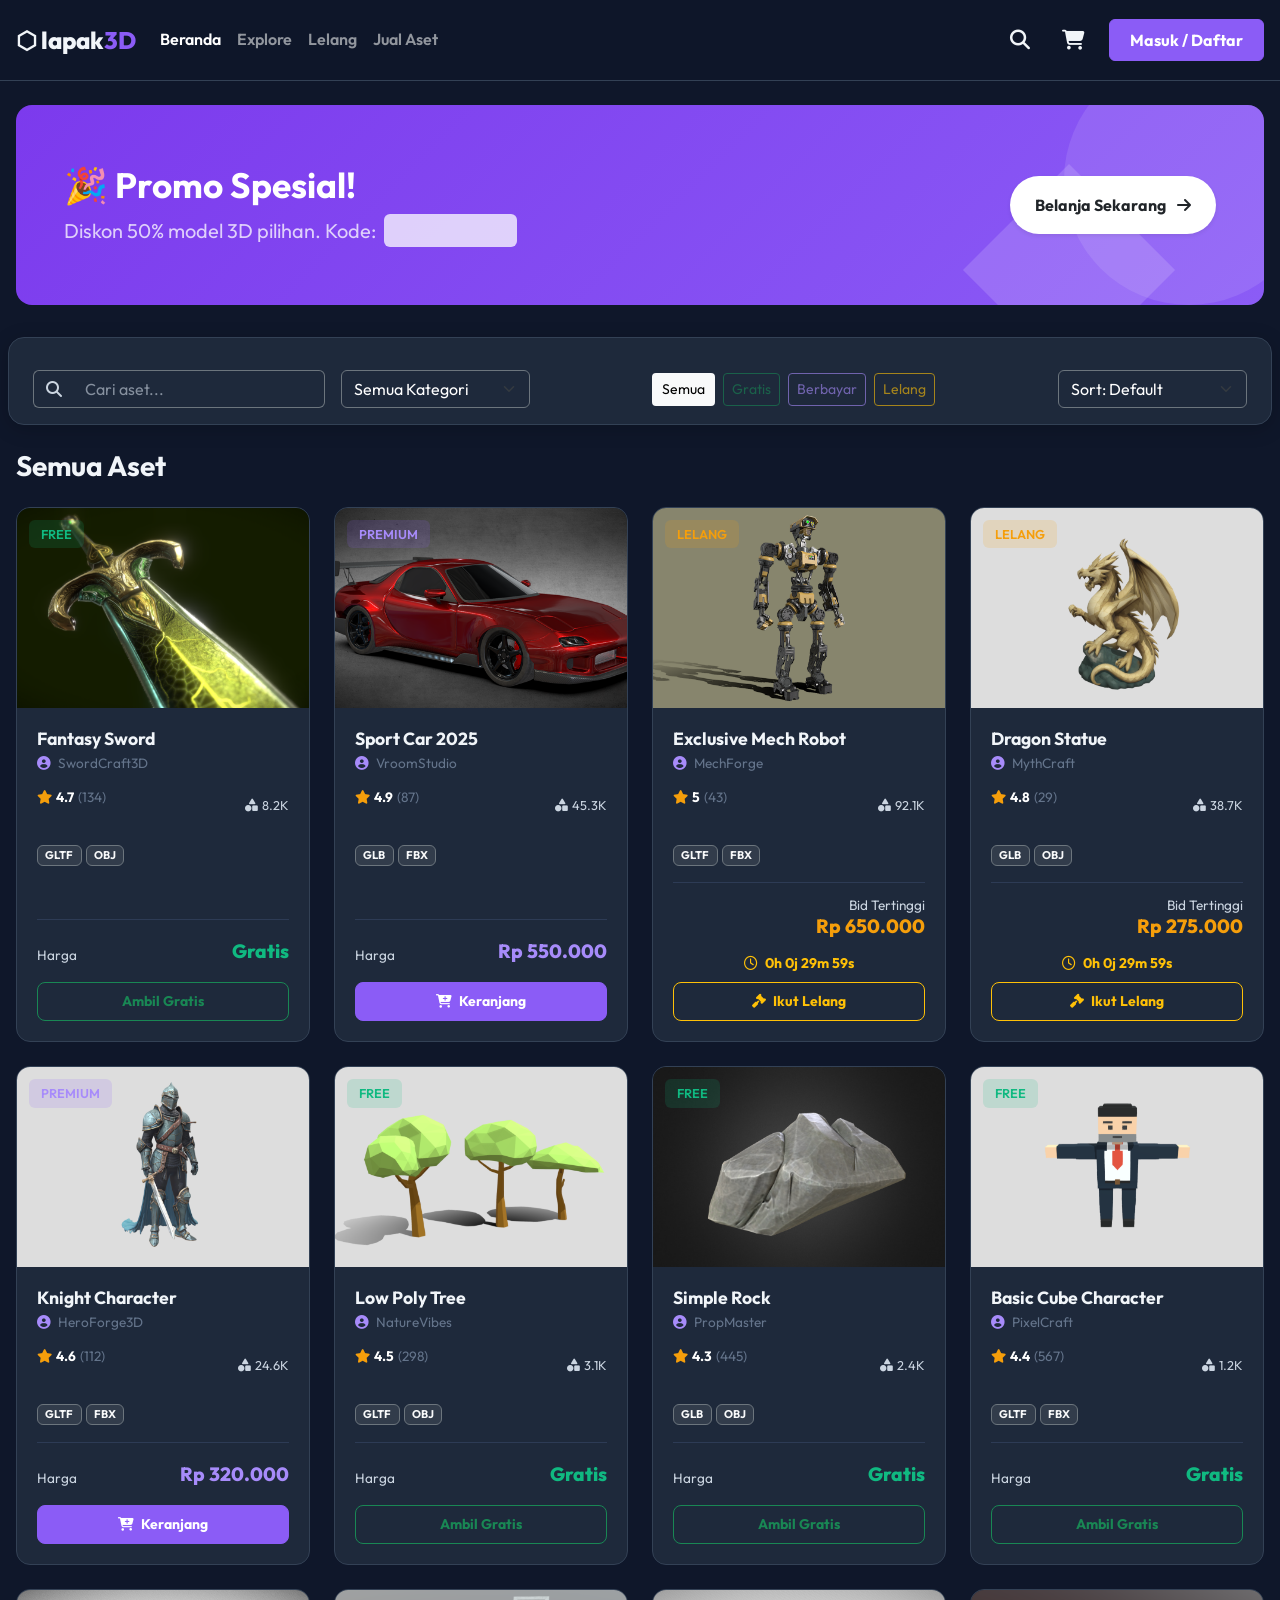
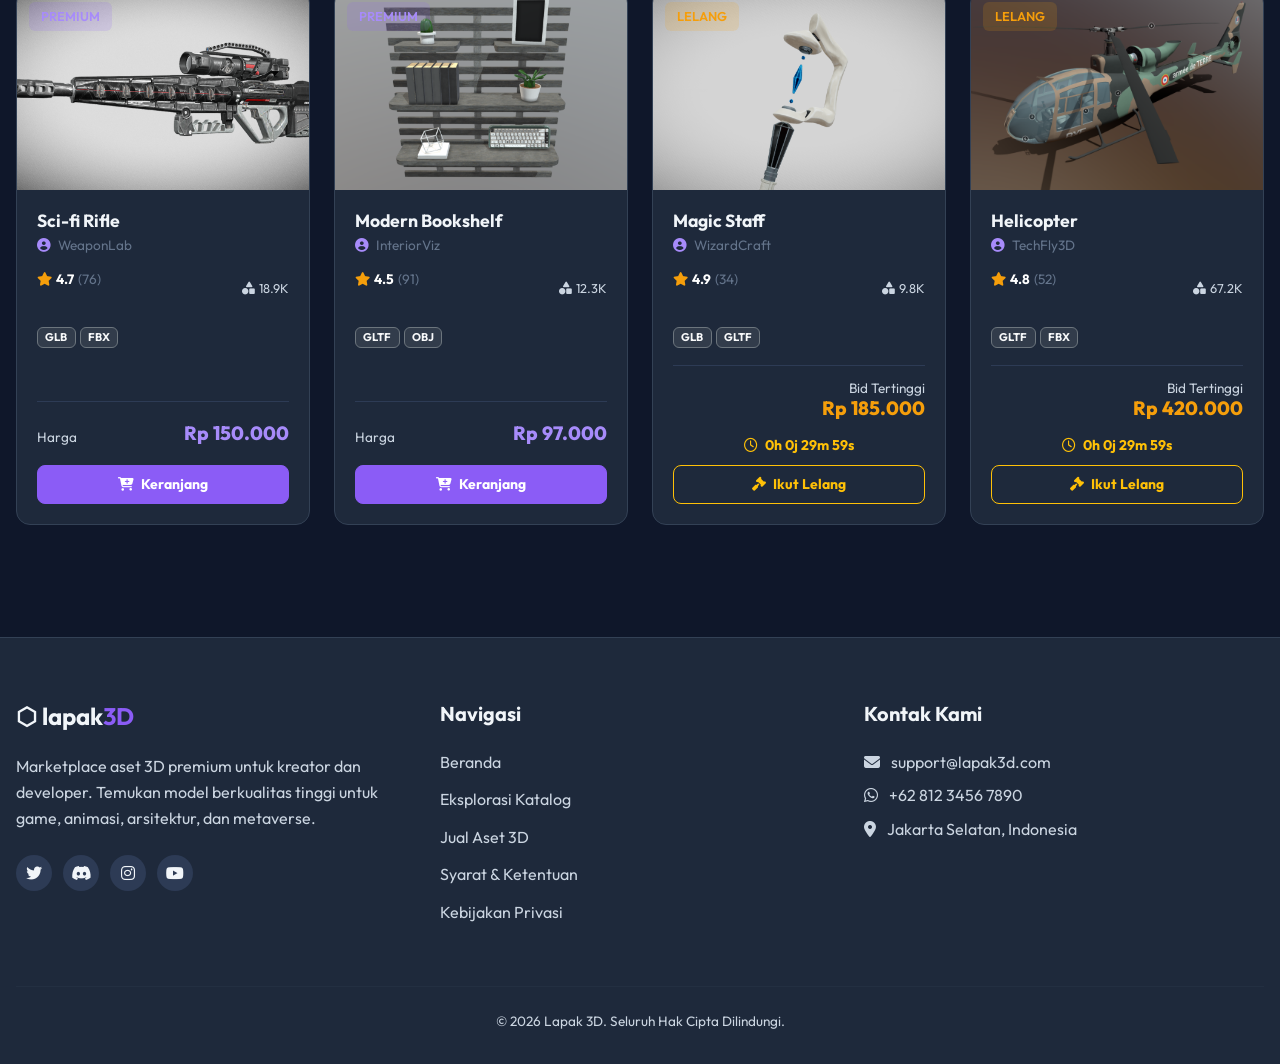
<file: index.html>
<!DOCTYPE html>
<html lang="id">

<head>
    <meta charset="UTF-8">
    <meta name="viewport" content="width=device-width, initial-scale=1.0">
    <title>Lapak 3D - Beranda</title>
    <!-- Google Fonts -->
    <link href="https://fonts.googleapis.com/css2?family=Outfit:wght@300;400;500;600;700;800&display=swap"
        rel="stylesheet">
    <!-- Bootstrap 5 CSS -->
    <link href="https://cdn.jsdelivr.net/npm/bootstrap@5.3.0/dist/css/bootstrap.min.css" rel="stylesheet">
    <!-- FontAwesome -->
    <link href="https://cdnjs.cloudflare.com/ajax/libs/font-awesome/6.4.0/css/all.min.css" rel="stylesheet">
    <!-- Custom CSS -->
    <link href="css/style.css" rel="stylesheet">
    <style>
        .fs-7 {
            font-size: 0.85rem;
        }

        .filter-tipe-btn {
            opacity: 0.6;
            transition: opacity 0.2s;
        }

        .filter-tipe-btn.active {
            opacity: 1;
            border-width: 2px;
        }
    </style>
</head>

<body>

    <!-- Navbar -->
    <nav class="navbar navbar-expand-lg navbar-dark navbar-custom">
        <div class="container container-custom">
            <a class="navbar-brand" href="index.html">⬡ lapak<span>3D</span></a>
            <button class="navbar-toggler" type="button" data-bs-toggle="collapse" data-bs-target="#navbarNav">
                <span class="navbar-toggler-icon"></span>
            </button>

            <div class="collapse navbar-collapse" id="navbarNav">
                <ul class="navbar-nav me-auto mb-2 mb-lg-0">
                    <li class="nav-item"><a class="nav-link active fw-semibold" href="index.html">Beranda</a></li>
                    <li class="nav-item"><a class="nav-link fw-semibold" href="#filter">Explore</a></li>
                    <li class="nav-item"><a class="nav-link fw-semibold" href="#filter">Lelang</a></li>
                    <li class="nav-item"><a class="nav-link fw-semibold" href="upload-asset.html">Jual Aset</a></li>
                </ul>

                <div class="d-flex align-items-center">
                    <a href="#filter" class="nav-icon-link me-3"><i class="fa-solid fa-magnifying-glass"></i></a>
                    <a href="cart.html" class="nav-icon-link me-4 position-relative">
                        <i class="fa-solid fa-cart-shopping"></i>
                        <span id="cart-badge" class="cart-badge" style="display:none;">0</span>
                    </a>

                    <!-- Guest -->
                    <button id="nav-login-btn" class="btn btn-primary-custom fw-bold" onclick="loginSimulation()">Masuk
                        / Daftar</button>

                    <!-- Logged In -->
                    <div class="dropdown" id="nav-user-dropdown" style="display:none;">
                        <button class="btn btn-outline-primary-custom dropdown-toggle fw-bold" type="button"
                            data-bs-toggle="dropdown" style="color:var(--text-primary); border-color:var(--border);">
                            <i class="fa-solid fa-user-circle me-2 text-primary-custom"></i><span
                                id="nav-user-name">User</span>
                        </button>
                        <ul class="dropdown-menu dropdown-menu-end dropdown-menu-custom">
                            <li><a class="dropdown-item dropdown-item-custom" href="profile.html"><i
                                        class="fa-regular fa-id-badge me-2"></i> Profil</a></li>
                            <li><a class="dropdown-item dropdown-item-custom" href="my-bids.html"><i
                                        class="fa-solid fa-gavel me-2"></i> Riwayat Tawar</a></li>
                            <li><a class="dropdown-item dropdown-item-custom" href="upload-asset.html"><i
                                        class="fa-solid fa-cloud-arrow-up me-2"></i> Upload Aset</a></li>
                            <li>
                                <hr class="dropdown-divider border-secondary">
                            </li>
                            <li><a class="dropdown-item dropdown-item-custom text-danger" href="#"
                                    onclick="logoutSimulation()"><i class="fa-solid fa-right-from-bracket me-2"></i>
                                    Logout</a></li>
                        </ul>
                    </div>
                </div>
            </div>
        </div>
    </nav>

    <!-- Banner Promo -->
    <section class="banner-promo mt-4 mb-5">
        <div class="container container-custom">
            <div class="d-flex flex-column flex-md-row justify-content-md-between align-items-md-center rounded-4 overflow-hidden position-relative p-4 p-md-5"
                style="background: linear-gradient(135deg, var(--primary-dark), var(--primary)); min-height: 200px;">
                <!-- Dekorasi -->
                <div
                    style="position:absolute; right:-50px; top:-50px; width:250px; height:250px; background:rgba(255,255,255,0.1); border-radius:50%; z-index:0;">
                </div>
                <div
                    style="position:absolute; right:120px; bottom:-40px; width:150px; height:150px; background:rgba(255,255,255,0.15); transform:rotate(45deg); z-index:0;">
                </div>

                <div class="position-relative z-1 mb-3 mb-md-0">
                    <h2 class="text-white fw-bolder mb-2" style="font-size: 2.2rem;">🎉 Promo Spesial!</h2>
                    <p class="text-white opacity-75 mb-0 fs-5">Diskon 50% model 3D pilihan. Kode: <strong
                            class="bg-white text-primary-dark px-2 py-1 rounded ms-1">LAPAK3D50</strong></p>
                </div>
                <div class="position-relative z-1">
                    <a href="#filter"
                        class="btn bg-white fw-bold text-primary-dark rounded-pill px-4 py-3 shadow-sm hover-lift">Belanja
                        Sekarang <i class="fa-solid fa-arrow-right ms-2"></i></a>
                </div>
            </div>
        </div>
    </section>

    <!-- Filter Panel -->
    <section id="filter" class="mb-4">
        <div class="container container-custom">
            <div class="row g-3 align-items-center p-3 rounded-4"
                style="background-color: var(--bg-card); border: 1px solid var(--border); box-shadow: 0 4px 20px rgba(0,0,0,0.2);">
                <div class="col-lg-3 col-md-6">
                    <div class="input-group">
                        <span class="input-group-text bg-transparent border-end-0 border-secondary text-muted"><i
                                class="fa-solid fa-magnifying-glass"></i></span>
                        <input type="text" id="search-input"
                            class="form-control border-start-0 border-secondary text-white"
                            style="background-color: transparent;" placeholder="Cari aset...">
                    </div>
                </div>
                <div class="col-lg-2 col-md-6">
                    <select id="filter-kategori" class="form-select border-secondary text-white"
                        style="background-color: transparent;">
                        <option value="Semua" class="text-dark">Semua Kategori</option>
                        <option value="Karakter" class="text-dark">Karakter</option>
                        <option value="Kendaraan" class="text-dark">Kendaraan</option>
                        <option value="Furniture" class="text-dark">Furniture</option>
                        <option value="Aksesoris" class="text-dark">Aksesoris</option>
                    </select>
                </div>
                <div class="col-lg-5 col-md-12">
                    <div class="d-flex flex-wrap gap-2 justify-content-lg-center" id="filter-tipe-container">
                        <button class="btn btn-sm btn-outline-light filter-tipe-btn active"
                            data-tipe="Semua">Semua</button>
                        <button class="btn btn-sm btn-outline-success filter-tipe-btn" data-tipe="free">Gratis</button>
                        <button class="btn btn-sm filter-tipe-btn"
                            style="border-color: var(--primary-light); color: var(--primary-light);"
                            data-tipe="paid">Berbayar</button>
                        <button class="btn btn-sm btn-outline-warning filter-tipe-btn"
                            data-tipe="auction">Lelang</button>
                    </div>
                </div>
                <div class="col-lg-2 col-md-12">
                    <select id="filter-sort" class="form-select border-secondary text-white"
                        style="background-color: transparent;">
                        <option value="default" class="text-dark">Sort: Default</option>
                        <option value="termurah" class="text-dark">Harga Termurah</option>
                        <option value="termahal" class="text-dark">Harga Termahal</option>
                        <option value="nama-asc" class="text-dark">Nama A-Z</option>
                    </select>
                </div>
            </div>
        </div>
    </section>

    <!-- Product Grid -->
    <section class="mb-5 pb-5">
        <div class="container container-custom">
            <h3 class="fw-bold mb-4">Semua Aset</h3>
            <div id="product-grid" class="product-grid">
                <!-- Data dari JS -->
            </div>
        </div>
    </section>

    <!-- Footer -->
    <footer class="footer-custom">
        <div class="container container-custom">
            <div class="row g-4">
                <div class="col-lg-4 col-md-6">
                    <h5 class="fw-bolder fs-4">⬡ lapak<span style="color:var(--primary);">3D</span></h5>
                    <p class="footer-desc mt-3">Marketplace aset 3D premium untuk kreator dan developer. Temukan model
                        berkualitas tinggi untuk game, animasi, arsitektur, dan metaverse.</p>
                    <div class="social-icons mt-4">
                        <a href="#"><i class="fa-brands fa-twitter"></i></a>
                        <a href="#"><i class="fa-brands fa-discord"></i></a>
                        <a href="#"><i class="fa-brands fa-instagram"></i></a>
                        <a href="#"><i class="fa-brands fa-youtube"></i></a>
                    </div>
                </div>
                <div class="col-lg-4 col-md-6">
                    <h5 class="fw-bold">Navigasi</h5>
                    <a href="index.html" class="footer-link">Beranda</a>
                    <a href="#filter" class="footer-link">Eksplorasi Katalog</a>
                    <a href="upload-asset.html" class="footer-link">Jual Aset 3D</a>
                    <a href="#" class="footer-link">Syarat & Ketentuan</a>
                    <a href="#" class="footer-link">Kebijakan Privasi</a>
                </div>
                <div class="col-lg-4 col-md-12">
                    <h5 class="fw-bold">Kontak Kami</h5>
                    <p class="footer-desc mb-2"><i class="fa-solid fa-envelope me-2 text-muted"></i> support@lapak3d.com
                    </p>
                    <p class="footer-desc mb-2"><i class="fa-brands fa-whatsapp me-2 text-muted"></i> +62 812 3456 7890
                    </p>
                    <p class="footer-desc"><i class="fa-solid fa-location-dot me-2 text-muted"></i> Jakarta Selatan,
                        Indonesia</p>
                </div>
            </div>
            <hr class="mt-5 mb-4" style="border-color:var(--border);">
            <div class="text-center text-muted fs-7">
                &copy; 2026 Lapak 3D. Seluruh Hak Cipta Dilindungi.
            </div>
        </div>
    </footer>

    <!-- jQuery -->
    <script src="https://code.jquery.com/jquery-3.7.1.min.js"></script>
    <!-- Bootstrap 5 JS -->
    <script src="https://cdn.jsdelivr.net/npm/bootstrap@5.3.0/dist/js/bootstrap.bundle.min.js"></script>
    <!-- Global JS -->
    <script src="js/main.js"></script>
    <!-- Page Specific JS -->
    <script src="js/index.js"></script>
</body>

</html>
</file>
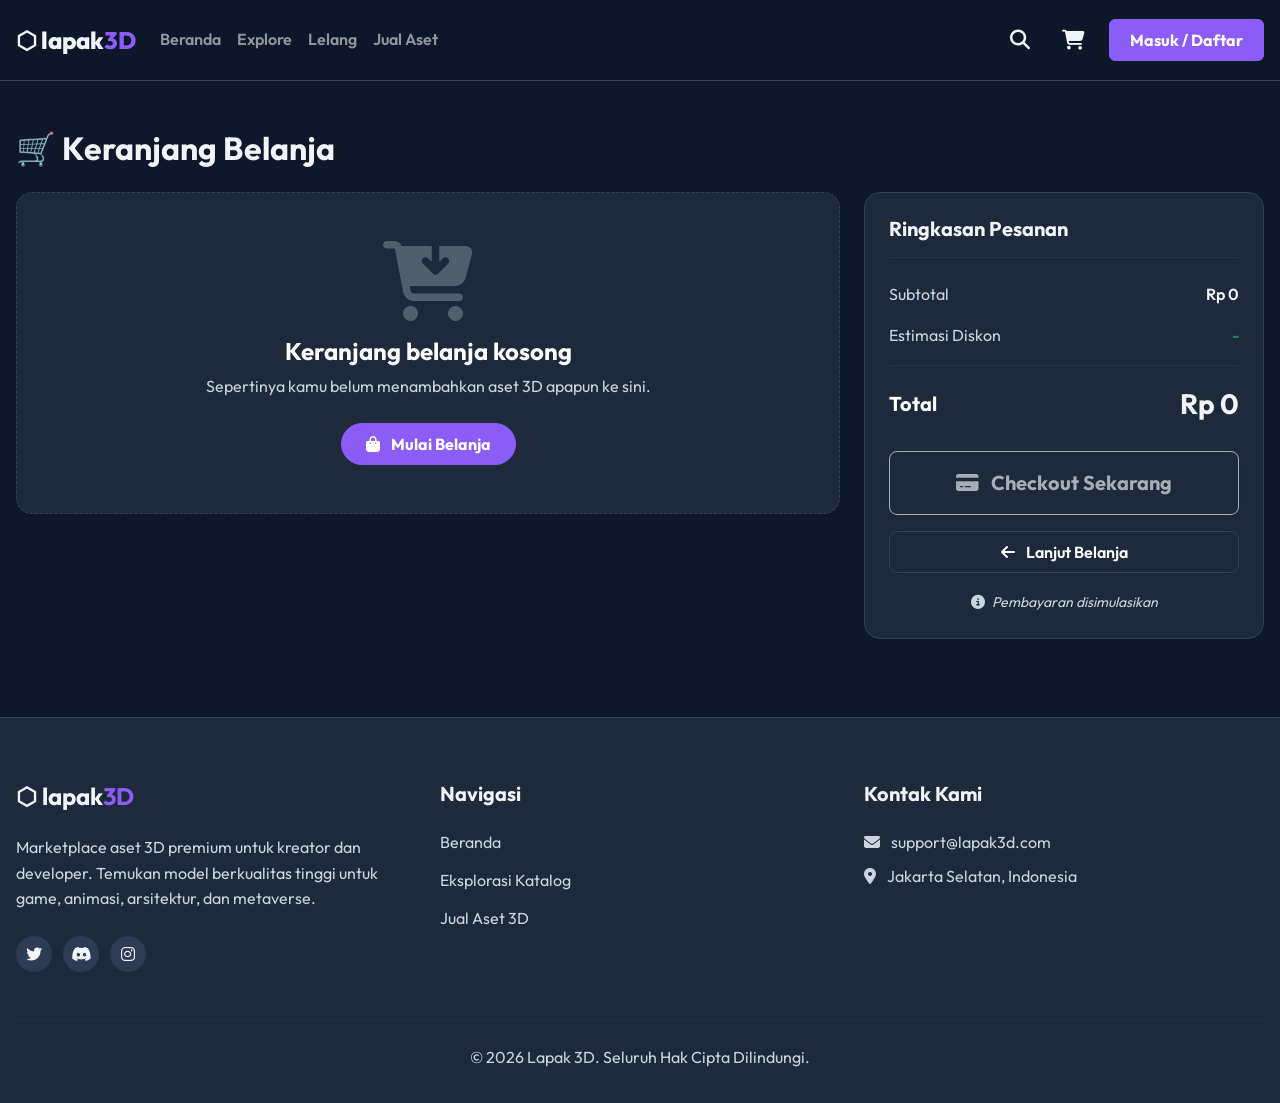
<file: cart.html>
<!DOCTYPE html>
<html lang="id">
<head>
    <meta charset="UTF-8">
    <meta name="viewport" content="width=device-width, initial-scale=1.0">
    <title>Lapak 3D - Keranjang Belanja</title>
    <!-- Google Fonts -->
    <link href="https://fonts.googleapis.com/css2?family=Outfit:wght@300;400;500;600;700;800&display=swap" rel="stylesheet">
    <!-- Bootstrap 5 CSS -->
    <link href="https://cdn.jsdelivr.net/npm/bootstrap@5.3.0/dist/css/bootstrap.min.css" rel="stylesheet">
    <!-- FontAwesome -->
    <link href="https://cdnjs.cloudflare.com/ajax/libs/font-awesome/6.4.0/css/all.min.css" rel="stylesheet">
    <!-- Custom CSS -->
    <link href="css/style.css" rel="stylesheet">
</head>
<body>

    <!-- Navbar -->
    <nav class="navbar navbar-expand-lg navbar-dark navbar-custom">
        <div class="container container-custom">
            <a class="navbar-brand" href="index.html">⬡ lapak<span>3D</span></a>
            <button class="navbar-toggler" type="button" data-bs-toggle="collapse" data-bs-target="#navbarNav">
                <span class="navbar-toggler-icon"></span>
            </button>
            
            <div class="collapse navbar-collapse" id="navbarNav">
                <ul class="navbar-nav me-auto mb-2 mb-lg-0">
                    <li class="nav-item"><a class="nav-link fw-semibold" href="index.html">Beranda</a></li>
                    <li class="nav-item"><a class="nav-link fw-semibold" href="index.html#filter">Explore</a></li>
                    <li class="nav-item"><a class="nav-link fw-semibold" href="index.html#filter">Lelang</a></li>
                    <li class="nav-item"><a class="nav-link fw-semibold" href="upload-asset.html">Jual Aset</a></li>
                </ul>
                
                <div class="d-flex align-items-center">
                    <a href="index.html#filter" class="nav-icon-link me-3"><i class="fa-solid fa-magnifying-glass"></i></a>
                    <a href="cart.html" class="nav-icon-link me-4 position-relative">
                        <i class="fa-solid fa-cart-shopping text-primary-light"></i>
                        <span id="cart-badge" class="cart-badge" style="display:none;">0</span>
                    </a>
                    
                    <!-- Guest -->
                    <button id="nav-login-btn" class="btn btn-primary-custom fw-bold" onclick="loginSimulation()">Masuk / Daftar</button>
                    
                    <!-- Logged In -->
                    <div class="dropdown" id="nav-user-dropdown" style="display:none;">
                        <button class="btn btn-outline-primary-custom dropdown-toggle fw-bold" type="button" data-bs-toggle="dropdown" style="color:var(--text-primary); border-color:var(--border);">
                            <i class="fa-solid fa-user-circle me-2 text-primary-custom"></i><span id="nav-user-name">User</span>
                        </button>
                        <ul class="dropdown-menu dropdown-menu-end dropdown-menu-custom">
                            <li><a class="dropdown-item dropdown-item-custom" href="profile.html"><i class="fa-regular fa-id-badge me-2"></i> Profil</a></li>
                            <li><a class="dropdown-item dropdown-item-custom" href="my-bids.html"><i class="fa-solid fa-gavel me-2"></i> Riwayat Tawar</a></li>
                            <li><a class="dropdown-item dropdown-item-custom" href="upload-asset.html"><i class="fa-solid fa-cloud-arrow-up me-2"></i> Upload Aset</a></li>
                            <li><hr class="dropdown-divider border-secondary"></li>
                            <li><a class="dropdown-item dropdown-item-custom text-danger" href="#" onclick="logoutSimulation()"><i class="fa-solid fa-right-from-bracket me-2"></i> Logout</a></li>
                        </ul>
                    </div>
                </div>
            </div>
        </div>
    </nav>

    <!-- Main Content -->
    <div class="container container-custom mt-5 mb-5" style="min-height: 60vh;">
        <h2 class="fw-bolder mb-4">🛒 Keranjang Belanja</h2>

        <div class="row g-4">
            <!-- KIRI - Daftar Item -->
            <div class="col-lg-8">
                <div id="cart-items" class="d-flex flex-column gap-3">
                    <!-- Javascript will render items here -->
                </div>
            </div>

            <!-- KANAN - Ringkasan Order -->
            <div class="col-lg-4">
                <div class="p-4 rounded-4 sticky-top" style="background-color: var(--bg-card); border: 1px solid var(--border); top: 100px;">
                    <h5 class="fw-bold mb-4 border-bottom border-secondary pb-3" style="border-color: rgba(51, 65, 85, 0.5) !important;">Ringkasan Pesanan</h5>
                    
                    <div class="d-flex justify-content-between mb-3">
                        <span class="text-muted">Subtotal</span>
                        <span id="summary-subtotal" class="fw-semibold">Rp 0</span>
                    </div>
                    <div class="d-flex justify-content-between mb-3 pb-3 border-bottom border-secondary" style="border-color: rgba(51, 65, 85, 0.5) !important;">
                        <span class="text-muted">Estimasi Diskon</span>
                        <span class="text-success fw-bold">-</span>
                    </div>
                    
                    <div class="d-flex justify-content-between align-items-center mb-4">
                        <span class="fs-5 fw-bold text-white">Total</span>
                        <span id="summary-total" class="fs-3 fw-bolder text-primary-light">Rp 0</span>
                    </div>

                    <button id="btn-checkout" class="btn btn-primary-custom w-100 py-3 rounded-3 fw-bold fs-5 shadow-sm hover-lift mb-3"><i class="fa-solid fa-credit-card me-2"></i> Checkout Sekarang</button>
                    <a href="index.html" class="btn btn-outline-secondary text-white w-100 py-2 rounded-3 fw-semibold" style="border-color: var(--border);"><i class="fa-solid fa-arrow-left me-2"></i> Lanjut Belanja</a>
                    
                    <div class="text-center mt-3">
                        <small class="text-muted fst-italic"><i class="fa-solid fa-circle-info me-1 text-primary-dark"></i> Pembayaran disimulasikan</small>
                    </div>
                </div>
            </div>
        </div>
    </div>

    <!-- Footer -->
    <footer class="footer-custom mt-auto">
        <div class="container container-custom">
            <div class="row g-4">
                <div class="col-lg-4 col-md-6">
                    <h5 class="fw-bolder fs-4">⬡ lapak<span style="color:var(--primary);">3D</span></h5>
                    <p class="footer-desc mt-3">Marketplace aset 3D premium untuk kreator dan developer. Temukan model berkualitas tinggi untuk game, animasi, arsitektur, dan metaverse.</p>
                    <div class="social-icons mt-4">
                        <a href="#"><i class="fa-brands fa-twitter"></i></a>
                        <a href="#"><i class="fa-brands fa-discord"></i></a>
                        <a href="#"><i class="fa-brands fa-instagram"></i></a>
                    </div>
                </div>
                <div class="col-lg-4 col-md-6">
                    <h5 class="fw-bold">Navigasi</h5>
                    <a href="index.html" class="footer-link">Beranda</a>
                    <a href="index.html#filter" class="footer-link">Eksplorasi Katalog</a>
                    <a href="upload-asset.html" class="footer-link">Jual Aset 3D</a>
                </div>
                <div class="col-lg-4 col-md-12">
                    <h5 class="fw-bold">Kontak Kami</h5>
                    <p class="footer-desc mb-2"><i class="fa-solid fa-envelope me-2 text-muted"></i> support@lapak3d.com</p>
                    <p class="footer-desc"><i class="fa-solid fa-location-dot me-2 text-muted"></i> Jakarta Selatan, Indonesia</p>
                </div>
            </div>
            <hr class="mt-5 mb-4" style="border-color:var(--border);">
            <div class="text-center text-muted fs-7">
                &copy; 2026 Lapak 3D. Seluruh Hak Cipta Dilindungi.
            </div>
        </div>
    </footer>

    <!-- jQuery -->
    <script src="https://code.jquery.com/jquery-3.7.1.min.js"></script>
    <!-- Bootstrap 5 JS -->
    <script src="https://cdn.jsdelivr.net/npm/bootstrap@5.3.0/dist/js/bootstrap.bundle.min.js"></script>
    <!-- Global JS -->
    <script src="js/main.js"></script>
    <!-- Page Specific JS -->
    <script src="js/cart.js"></script>
</body>
</html>
</file>
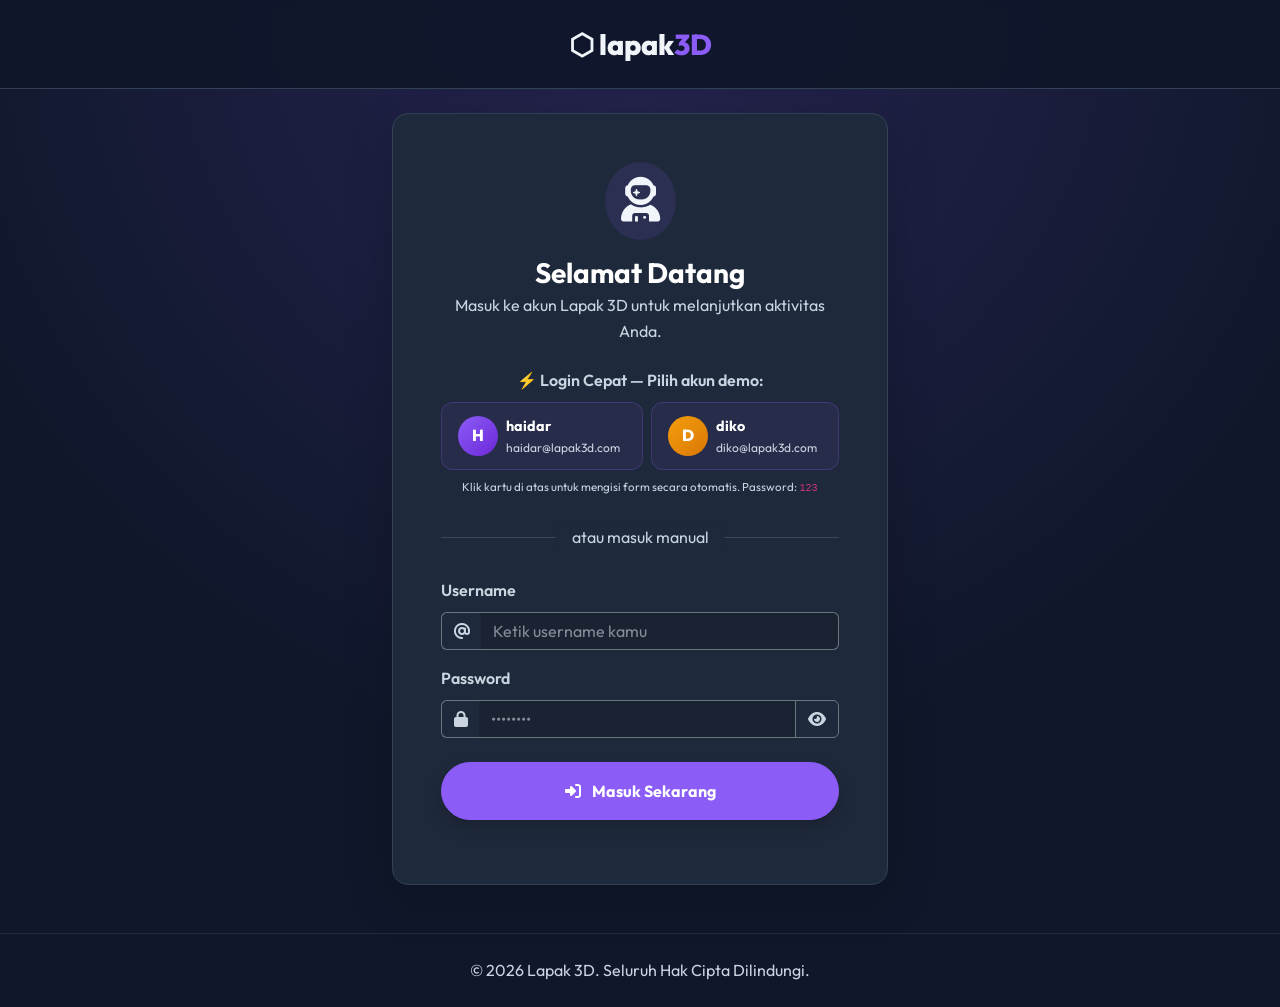
<file: login.html>
<!DOCTYPE html>
<html lang="id">
<head>
    <meta charset="UTF-8">
    <meta name="viewport" content="width=device-width, initial-scale=1.0">
    <title>Lapak 3D - Masuk</title>
    <!-- Google Fonts -->
    <link href="https://fonts.googleapis.com/css2?family=Outfit:wght@300;400;500;600;700;800&display=swap" rel="stylesheet">
    <!-- Bootstrap 5 CSS -->
    <link href="https://cdn.jsdelivr.net/npm/bootstrap@5.3.0/dist/css/bootstrap.min.css" rel="stylesheet">
    <!-- FontAwesome -->
    <link href="https://cdnjs.cloudflare.com/ajax/libs/font-awesome/6.4.0/css/all.min.css" rel="stylesheet">
    <!-- Custom CSS -->
    <link href="css/style.css" rel="stylesheet">
    <style>
        .login-bg {
            background-color: var(--bg-primary);
            background-image: radial-gradient(circle at 50% 0%, rgba(139, 92, 246, 0.18) 0%, var(--bg-primary) 65%);
            min-height: 100vh;
        }
        .form-control:focus {
            background-color: rgba(0,0,0,0.25) !important;
            color: white;
            border-color: var(--primary);
            box-shadow: 0 0 0 0.2rem rgba(139, 92, 246, 0.25);
        }
        .demo-account-card {
            background: rgba(139, 92, 246, 0.08);
            border: 1px solid rgba(139, 92, 246, 0.25);
            border-radius: 12px;
            padding: 12px 16px;
            cursor: pointer;
            transition: all 0.2s ease;
        }
        .demo-account-card:hover {
            background: rgba(139, 92, 246, 0.18);
            border-color: rgba(139, 92, 246, 0.6);
            transform: translateY(-2px);
        }
        .avatar-circle {
            width: 40px;
            height: 40px;
            border-radius: 50%;
            display: flex;
            align-items: center;
            justify-content: center;
            font-weight: 800;
            font-size: 1rem;
            flex-shrink: 0;
        }
        .error-msg {
            background: rgba(239, 68, 68, 0.1);
            border: 1px solid rgba(239, 68, 68, 0.3);
            border-radius: 8px;
            padding: 10px 14px;
            color: #FCA5A5;
            font-size: 0.85rem;
            display: none;
        }
    </style>
</head>
<body class="login-bg d-flex flex-column min-vh-100">

    <!-- Navbar Minimalis -->
    <nav class="navbar navbar-expand-lg navbar-dark navbar-custom py-3">
        <div class="container container-custom d-flex justify-content-center">
            <a class="navbar-brand m-0" href="index.html" style="font-size: 1.8rem;">⬡ lapak<span>3D</span></a>
        </div>
    </nav>

    <!-- Main Content -->
    <div class="container container-custom flex-grow-1 d-flex align-items-center justify-content-center mt-4 mb-5">
        <div class="row justify-content-center w-100">
            <div class="col-md-8 col-lg-6 col-xl-5">
                <div class="card bg-card border-0 rounded-4 shadow-lg p-4 p-md-5" style="border: 1px solid var(--border) !important;">
                    
                    <!-- Header -->
                    <div class="text-center mb-4">
                        <div class="d-inline-block p-3 rounded-circle mb-3" style="background-color: rgba(139, 92, 246, 0.12);">
                            <i class="fa-solid fa-user-astronaut text-primary-light" style="font-size: 2.8rem;"></i>
                        </div>
                        <h3 class="fw-bolder text-white mb-1">Selamat Datang</h3>
                        <p class="text-muted fs-7 mb-0">Masuk ke akun Lapak 3D untuk melanjutkan aktivitas Anda.</p>
                    </div>

                    <!-- Pilihan Akun Demo -->
                    <div class="mb-4">
                        <p class="text-muted fs-7 fw-semibold mb-2 text-center">⚡ Login Cepat — Pilih akun demo:</p>
                        <div class="d-flex gap-2">
                            <!-- Akun Haidar -->
                            <div class="demo-account-card flex-fill" onclick="fillAccount('haidar', '123')">
                                <div class="d-flex align-items-center gap-2">
                                    <div class="avatar-circle" style="background: linear-gradient(135deg, #8B5CF6, #6D28D9);">
                                        <span class="text-white">H</span>
                                    </div>
                                    <div>
                                        <div class="fw-bold text-white" style="font-size:0.9rem;">haidar</div>
                                        <div class="text-muted" style="font-size:0.75rem;">haidar@lapak3d.com</div>
                                    </div>
                                </div>
                            </div>
                            <!-- Akun Diko -->
                            <div class="demo-account-card flex-fill" onclick="fillAccount('diko', '123')">
                                <div class="d-flex align-items-center gap-2">
                                    <div class="avatar-circle" style="background: linear-gradient(135deg, #F59E0B, #D97706);">
                                        <span class="text-white">D</span>
                                    </div>
                                    <div>
                                        <div class="fw-bold text-white" style="font-size:0.9rem;">diko</div>
                                        <div class="text-muted" style="font-size:0.75rem;">diko@lapak3d.com</div>
                                    </div>
                                </div>
                            </div>
                        </div>
                        <p class="text-center text-muted mt-2 mb-0" style="font-size:0.72rem;">Klik kartu di atas untuk mengisi form secara otomatis. Password: <code class="text-primary-light">123</code></p>
                    </div>

                    <!-- Divider -->
                    <div class="text-center position-relative mb-4">
                        <hr class="border-secondary" style="opacity: 0.4;">
                        <span class="position-absolute top-50 start-50 translate-middle px-3 text-muted fs-7" style="background-color: var(--bg-card);">atau masuk manual</span>
                    </div>
                    
                    <!-- Error Message -->
                    <div id="login-error" class="error-msg mb-3">
                        <i class="fa-solid fa-circle-xmark me-2"></i>
                        <span id="login-error-text">Username atau password salah.</span>
                    </div>

                    <!-- Form -->
                    <form id="login-form">
                        <div class="mb-3">
                            <label class="form-label text-muted fw-semibold">Username</label>
                            <div class="input-group">
                                <span class="input-group-text bg-transparent border-secondary text-muted" style="border-right: none;">
                                    <i class="fa-solid fa-at"></i>
                                </span>
                                <input type="text" class="form-control border-secondary text-white" 
                                       style="background-color: rgba(0,0,0,0.15); border-left: none;" 
                                       id="login-username" required placeholder="Ketik username kamu">
                            </div>
                        </div>
                        
                        <div class="mb-4">
                            <label class="form-label text-muted fw-semibold d-flex justify-content-between">
                                Password
                            </label>
                            <div class="input-group">
                                <span class="input-group-text bg-transparent border-secondary text-muted" style="border-right: none;">
                                    <i class="fa-solid fa-lock"></i>
                                </span>
                                <input type="password" class="form-control border-secondary text-white" 
                                       style="background-color: rgba(0,0,0,0.15); border-left: none;" 
                                       id="login-password" required placeholder="••••••••">
                                <button class="btn btn-outline-secondary border-secondary" type="button" id="toggle-password">
                                    <i class="fa-solid fa-eye text-muted"></i>
                                </button>
                            </div>
                        </div>
                        
                        <button type="submit" id="btn-login-submit" class="btn btn-primary-custom w-100 py-3 rounded-pill fw-bold mb-3 shadow hover-lift">
                            <i class="fa-solid fa-right-to-bracket me-2"></i> Masuk Sekarang
                        </button>
                    </form>
                </div>
            </div>
        </div>
    </div>
    
    <!-- Footer -->
    <footer class="mt-auto py-4 border-top border-secondary" style="border-color: rgba(51, 65, 85, 0.5) !important;">
        <div class="container text-center text-muted fs-7">
            &copy; 2026 Lapak 3D. Seluruh Hak Cipta Dilindungi.
        </div>
    </footer>

    <!-- Scripts -->
    <script src="https://code.jquery.com/jquery-3.7.1.min.js"></script>
    <script src="https://cdn.jsdelivr.net/npm/bootstrap@5.3.0/dist/js/bootstrap.bundle.min.js"></script>
    <script src="js/main.js"></script>
    
    <script>
        // ===================== DATABASE PENGGUNA (DEMO) =====================
        const DEMO_USERS = [
            {
                username: 'haidar',
                password: '123',
                email: 'haidar@lapak3d.com',
                displayName: 'Haidar',
                isCreator: false
            },
            {
                username: 'diko',
                password: '123',
                email: 'diko@lapak3d.com',
                displayName: 'Diko',
                isCreator: false
            }
        ];

        function fillAccount(username, password) {
            $('#login-username').val(username);
            $('#login-password').val(password);
            $('#login-error').hide();
            $('#login-username, #login-password').addClass('border-primary').delay(600).queue(function(next) {
                $(this).removeClass('border-primary'); next();
            });
            window.showToast(`Akun ${username} siap digunakan. Klik Masuk!`);
        }

        $('#toggle-password').on('click', function () {
            const $input = $('#login-password');
            const $icon = $(this).find('i');
            if ($input.attr('type') === 'password') {
                $input.attr('type', 'text');
                $icon.removeClass('fa-eye').addClass('fa-eye-slash');
            } else {
                $input.attr('type', 'password');
                $icon.removeClass('fa-eye-slash').addClass('fa-eye');
            }
        });

        $(document).ready(function() {
            if (window.checkLoginStatus()) {
                window.location.href = 'index.html';
                return;
            }

            $('#login-form').on('submit', function(e) {
                e.preventDefault();
                const inputUsername = $('#login-username').val().trim().toLowerCase();
                const inputPassword = $('#login-password').val();
                const $btn = $('#btn-login-submit');
                const $error = $('#login-error');

                if (!inputUsername || !inputPassword) {
                    $error.find('#login-error-text').text('Mohon isi username dan password.');
                    $error.show();
                    return;
                }

                const matchedUser = DEMO_USERS.find(u =>
                    u.username.toLowerCase() === inputUsername && u.password === inputPassword
                );

                if (!matchedUser) {
                    $error.find('#login-error-text').text('Username atau password salah. Coba: haidar/123 atau diko/123');
                    $error.show();
                    $btn.addClass('shake');
                    setTimeout(() => $btn.removeClass('shake'), 500);
                    return;
                }

                $error.hide();
                $btn.prop('disabled', true).html('<i class="fa-solid fa-spinner fa-spin me-2"></i> Mengautentikasi...');

                const dbUser = window.getUserFromDB(matchedUser.username);
                const user = {
                    username: matchedUser.username,
                    displayName: dbUser?.displayName || matchedUser.displayName,
                    email: dbUser?.email || matchedUser.email,
                    isCreator: dbUser?.isCreator ?? matchedUser.isCreator ?? false,
                    isLoggedIn: true
                };

                setTimeout(() => {
                    window.saveUser(user);
                    const redirectUrl = localStorage.getItem('lapak3d_redirect_after_login') || 'index.html';
                    localStorage.removeItem('lapak3d_redirect_after_login');
                    window.showToast(`Login berhasil! Selamat datang, ${matchedUser.displayName} 🎉`);
                    setTimeout(() => { window.location.href = redirectUrl; }, 1000);
                }, 700);
            });
        });
    </script>
    <style>
        @keyframes shake {
            0%, 100% { transform: translateX(0); }
            20%       { transform: translateX(-8px); }
            40%       { transform: translateX(8px); }
            60%       { transform: translateX(-5px); }
            80%       { transform: translateX(5px); }
        }
        .shake { animation: shake 0.4s ease; }
    </style>
</body>
</html>
</file>
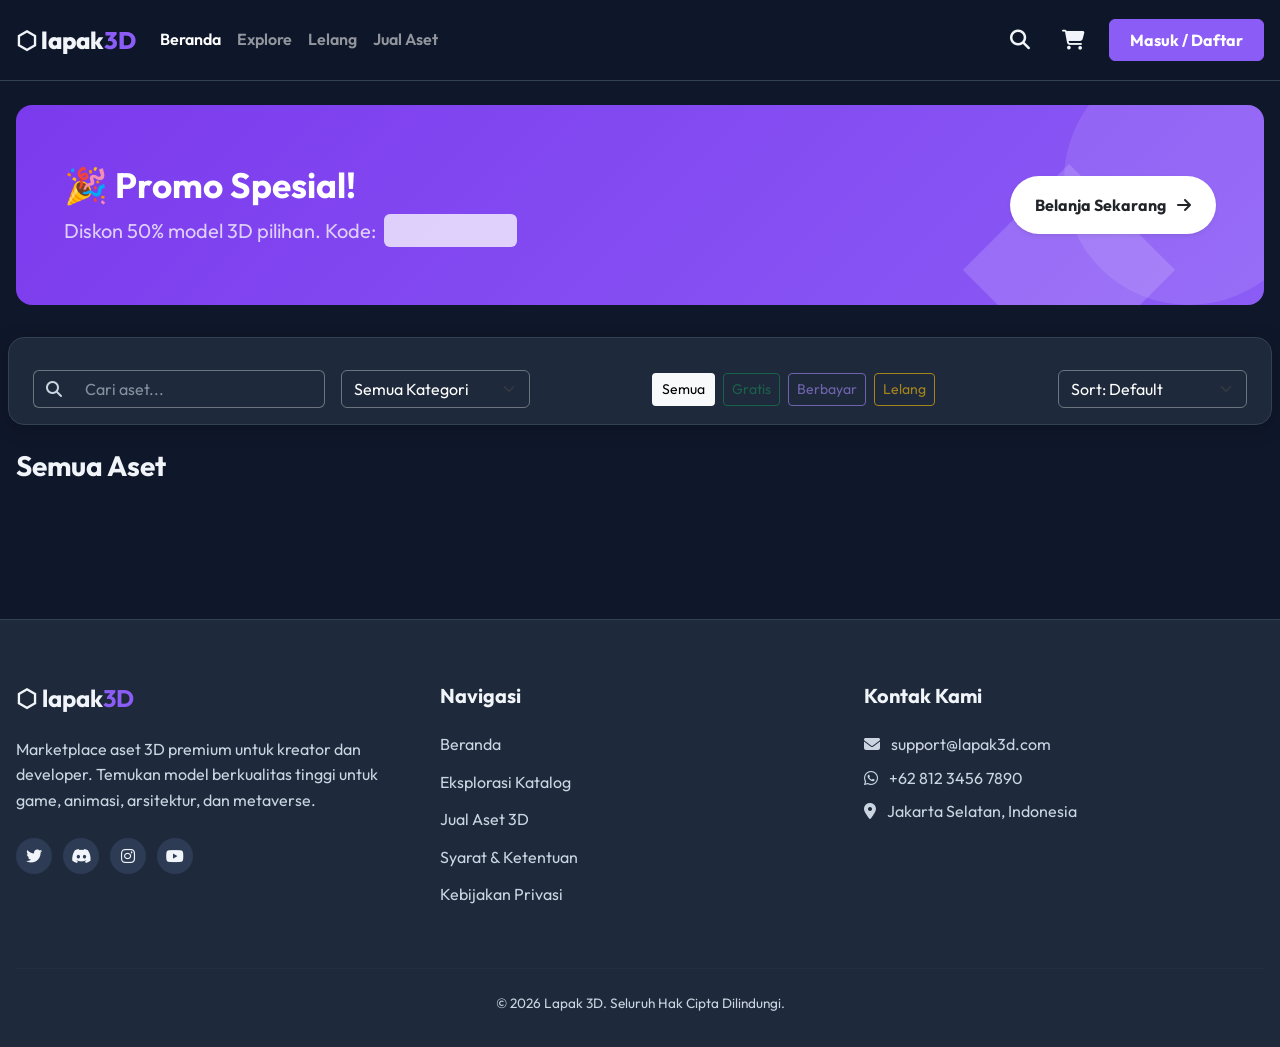
<file: payment.html>
<!DOCTYPE html>
<html lang="id">
<head>
    <meta charset="UTF-8">
    <meta name="viewport" content="width=device-width, initial-scale=1.0">
    <title>Lapak 3D - Pembayaran QRIS</title>
    <!-- Google Fonts -->
    <link href="https://fonts.googleapis.com/css2?family=Outfit:wght@300;400;500;600;700;800&display=swap" rel="stylesheet">
    <!-- Bootstrap 5 CSS -->
    <link href="https://cdn.jsdelivr.net/npm/bootstrap@5.3.0/dist/css/bootstrap.min.css" rel="stylesheet">
    <!-- FontAwesome -->
    <link href="https://cdnjs.cloudflare.com/ajax/libs/font-awesome/6.4.0/css/all.min.css" rel="stylesheet">
    <!-- Custom CSS -->
    <link href="css/style.css" rel="stylesheet">
</head>
<body>

    <!-- Navbar -->
    <nav class="navbar navbar-expand-lg navbar-dark navbar-custom">
        <div class="container container-custom">
            <a class="navbar-brand" href="index.html">⬡ lapak<span>3D</span></a>
            <button class="navbar-toggler" type="button" data-bs-toggle="collapse" data-bs-target="#navbarNav">
                <span class="navbar-toggler-icon"></span>
            </button>
            
            <div class="collapse navbar-collapse" id="navbarNav">
                <ul class="navbar-nav me-auto mb-2 mb-lg-0">
                    <li class="nav-item"><a class="nav-link fw-semibold" href="index.html">Beranda</a></li>
                    <li class="nav-item"><a class="nav-link fw-semibold" href="index.html#filter">Explore</a></li>
                    <li class="nav-item"><a class="nav-link fw-semibold" href="index.html#filter">Lelang</a></li>
                    <li class="nav-item"><a class="nav-link fw-semibold" href="upload-asset.html">Jual Aset</a></li>
                </ul>
                
                <div class="d-flex align-items-center">
                    <a href="index.html#filter" class="nav-icon-link me-3"><i class="fa-solid fa-magnifying-glass"></i></a>
                    <a href="cart.html" class="nav-icon-link me-4 position-relative">
                        <i class="fa-solid fa-cart-shopping text-primary-light"></i>
                        <span id="cart-badge" class="cart-badge" style="display:none;">0</span>
                    </a>
                    
                    <!-- Guest -->
                    <button id="nav-login-btn" class="btn btn-primary-custom fw-bold" onclick="loginSimulation()">Masuk / Daftar</button>
                    
                    <!-- Logged In -->
                    <div class="dropdown" id="nav-user-dropdown" style="display:none;">
                        <button class="btn btn-outline-primary-custom dropdown-toggle fw-bold" type="button" data-bs-toggle="dropdown" style="color:var(--text-primary); border-color:var(--border);">
                            <i class="fa-solid fa-user-circle me-2 text-primary-custom"></i><span id="nav-user-name">User</span>
                        </button>
                        <ul class="dropdown-menu dropdown-menu-end dropdown-menu-custom">
                            <li><a class="dropdown-item dropdown-item-custom" href="profile.html"><i class="fa-regular fa-id-badge me-2"></i> Profil</a></li>
                            <li><a class="dropdown-item dropdown-item-custom" href="my-bids.html"><i class="fa-solid fa-gavel me-2"></i> Riwayat Tawar</a></li>
                            <li><a class="dropdown-item dropdown-item-custom" href="upload-asset.html"><i class="fa-solid fa-cloud-arrow-up me-2"></i> Upload Aset</a></li>
                            <li><hr class="dropdown-divider border-secondary"></li>
                            <li><a class="dropdown-item dropdown-item-custom text-danger" href="#" onclick="logoutSimulation()"><i class="fa-solid fa-right-from-bracket me-2"></i> Logout</a></li>
                        </ul>
                    </div>
                </div>
            </div>
        </div>
    </nav>

    <!-- Main Content -->
    <div class="container container-custom mt-5 mb-5" style="min-height: 60vh;">
        <div class="row justify-content-center">
            <div class="col-md-6 col-lg-5">
                <div class="p-4 p-md-5 rounded-4 shadow-lg text-center" style="background-color: var(--bg-card); border: 1px solid var(--border);">
                    <h3 class="fw-bolder mb-3 text-white">Pembayaran QRIS</h3>
                    <p class="text-muted mb-4">Silakan scan kode QRIS di bawah ini menggunakan aplikasi e-wallet Anda.</p>
                    
                    <div class="bg-white p-3 rounded-4 mx-auto mb-4" style="max-width: 250px;">
                        <img src="assets/qris-placeholder.png" alt="QRIS" class="img-fluid rounded">
                    </div>
                    
                    <div class="d-flex justify-content-between align-items-center mb-4 pb-3 border-bottom border-secondary" style="border-color: rgba(51, 65, 85, 0.5) !important;">
                        <span class="fs-5 text-muted">Total Pembayaran</span>
                        <span id="payment-total" class="fs-3 fw-bolder text-primary-light">Rp 0</span>
                    </div>

                    <button id="btn-confirm-payment" class="btn btn-primary-custom w-100 py-3 rounded-3 fw-bold fs-5 shadow-sm hover-lift mb-3"><i class="fa-solid fa-check-circle me-2"></i> Konfirmasi Pembayaran</button>
                    <a href="cart.html" class="btn btn-outline-secondary text-white w-100 py-2 rounded-3 fw-semibold" style="border-color: var(--border);"><i class="fa-solid fa-arrow-left me-2"></i> Kembali</a>
                </div>
            </div>
        </div>
    </div>

    <!-- Footer -->
    <footer class="footer-custom mt-auto">
        <div class="container container-custom">
            <div class="text-center text-muted fs-7">
                &copy; 2026 Lapak 3D. Seluruh Hak Cipta Dilindungi.
            </div>
        </div>
    </footer>

    <!-- jQuery -->
    <script src="https://code.jquery.com/jquery-3.7.1.min.js"></script>
    <!-- Bootstrap 5 JS -->
    <script src="https://cdn.jsdelivr.net/npm/bootstrap@5.3.0/dist/js/bootstrap.bundle.min.js"></script>
    <!-- Global JS -->
    <script src="js/main.js"></script>
    <!-- Page Specific JS -->
    <script src="js/payment.js"></script>
</body>
</html>
</file>
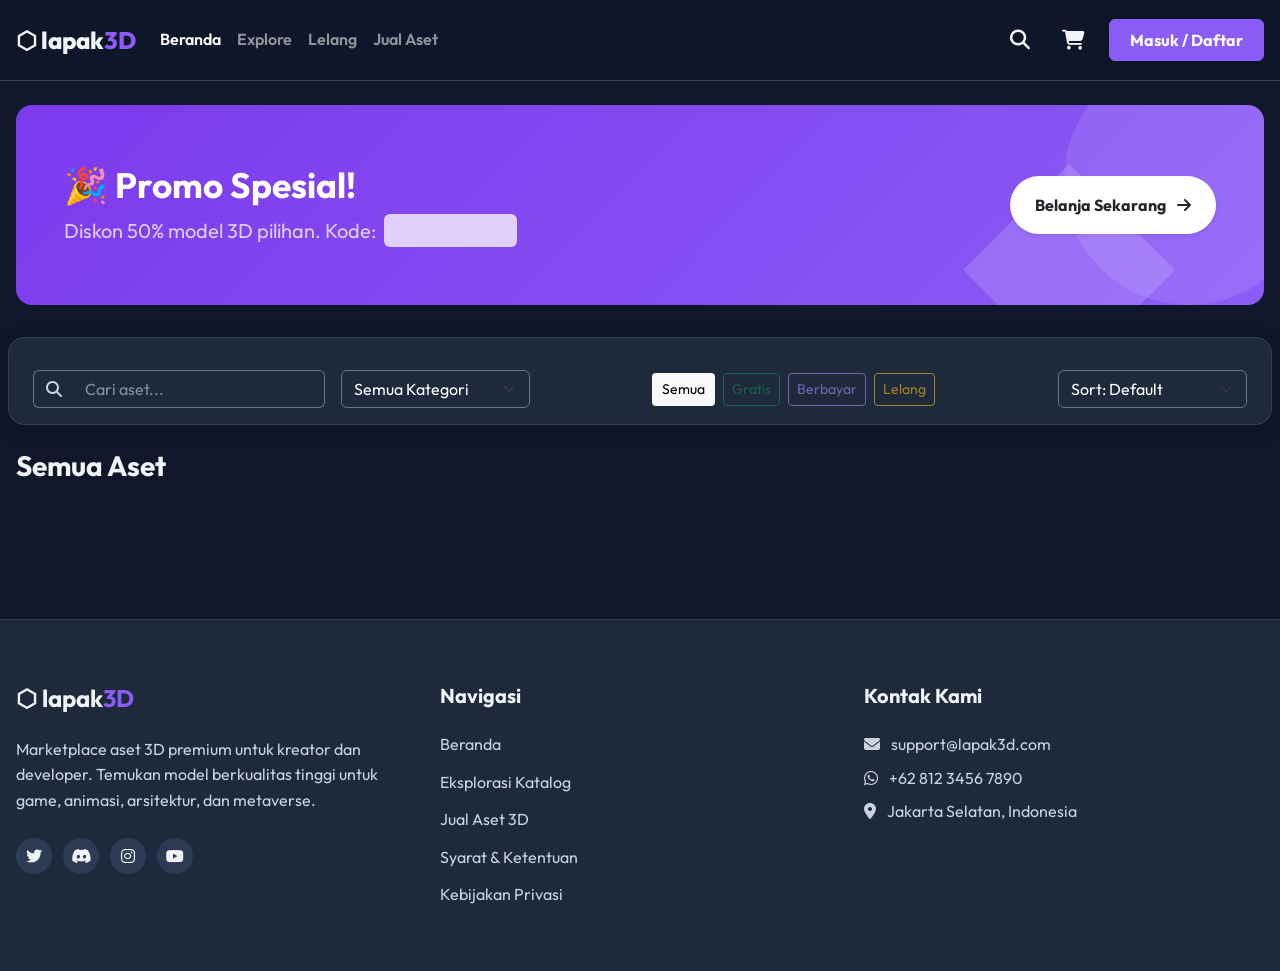
<file: profile.html>
<!DOCTYPE html>
<html lang="id">
<head>
    <meta charset="UTF-8">
    <meta name="viewport" content="width=device-width, initial-scale=1.0">
    <title>Lapak 3D - Profil Pengguna</title>
    <!-- Google Fonts -->
    <link href="https://fonts.googleapis.com/css2?family=Outfit:wght@300;400;500;600;700;800&display=swap" rel="stylesheet">
    <!-- Bootstrap 5 CSS -->
    <link href="https://cdn.jsdelivr.net/npm/bootstrap@5.3.0/dist/css/bootstrap.min.css" rel="stylesheet">
    <!-- FontAwesome -->
    <link href="https://cdnjs.cloudflare.com/ajax/libs/font-awesome/6.4.0/css/all.min.css" rel="stylesheet">
    <!-- Custom CSS -->
    <link href="css/style.css" rel="stylesheet">
</head>
<body>

    <!-- Navbar -->
    <nav class="navbar navbar-expand-lg navbar-dark navbar-custom">
        <div class="container container-custom">
            <a class="navbar-brand" href="index.html">⬡ lapak<span>3D</span></a>
            <button class="navbar-toggler" type="button" data-bs-toggle="collapse" data-bs-target="#navbarNav">
                <span class="navbar-toggler-icon"></span>
            </button>
            
            <div class="collapse navbar-collapse" id="navbarNav">
                <ul class="navbar-nav me-auto mb-2 mb-lg-0">
                    <li class="nav-item"><a class="nav-link fw-semibold" href="index.html">Beranda</a></li>
                    <li class="nav-item"><a class="nav-link fw-semibold" href="index.html#filter">Explore</a></li>
                    <li class="nav-item"><a class="nav-link fw-semibold" href="index.html#filter">Lelang</a></li>
                    <li class="nav-item"><a class="nav-link fw-semibold" href="upload-asset.html">Jual Aset</a></li>
                </ul>
                
                <div class="d-flex align-items-center">
                    <a href="index.html#filter" class="nav-icon-link me-3"><i class="fa-solid fa-magnifying-glass"></i></a>
                    <a href="cart.html" class="nav-icon-link me-4 position-relative">
                        <i class="fa-solid fa-cart-shopping"></i>
                        <span id="cart-badge" class="cart-badge" style="display:none;">0</span>
                    </a>
                    
                    <!-- Guest -->
                    <button id="nav-login-btn" class="btn btn-primary-custom fw-bold" onclick="loginSimulation()">Masuk / Daftar</button>
                    
                    <!-- Logged In -->
                    <div class="dropdown" id="nav-user-dropdown" style="display:none;">
                        <button class="btn btn-outline-primary-custom dropdown-toggle fw-bold" type="button" data-bs-toggle="dropdown" style="color:var(--text-primary); border-color:var(--border);">
                            <i class="fa-solid fa-user-circle me-2 text-primary-custom"></i><span id="nav-user-name">User</span>
                        </button>
                        <ul class="dropdown-menu dropdown-menu-end dropdown-menu-custom">
                            <li><a class="dropdown-item dropdown-item-custom active" href="profile.html"><i class="fa-regular fa-id-badge me-2"></i> Profil</a></li>
                            <li><a class="dropdown-item dropdown-item-custom" href="my-bids.html"><i class="fa-solid fa-gavel me-2"></i> Riwayat Tawar</a></li>
                            <li><a class="dropdown-item dropdown-item-custom" href="upload-asset.html"><i class="fa-solid fa-cloud-arrow-up me-2"></i> Upload Aset</a></li>
                            <li><hr class="dropdown-divider border-secondary"></li>
                            <li><a class="dropdown-item dropdown-item-custom text-danger" href="#" onclick="logoutSimulation()"><i class="fa-solid fa-right-from-bracket me-2"></i> Logout</a></li>
                        </ul>
                    </div>
                </div>
            </div>
        </div>
    </nav>

    <!-- Main Content -->
    <div class="container container-custom mt-5 mb-5" style="min-height: 60vh;">
        <!-- Header Profil -->
        <div class="p-4 rounded-4 mb-4 shadow-sm" style="background-color: var(--bg-card); border: 1px solid var(--border);">
            <div class="d-flex flex-column flex-md-row align-items-center text-center text-md-start">
                <div id="profile-avatar" class="rounded-circle bg-primary text-white d-flex justify-content-center align-items-center mb-3 mb-md-0 me-md-4 shadow" style="width: 100px; height: 100px; font-size: 3rem; font-weight: 800;">
                    <!-- Diisi Inisial via JS -->
                </div>
                <div class="flex-grow-1">
                    <div class="d-flex align-items-center justify-content-center justify-content-md-start mb-1">
                        <h2 id="profile-name" class="fw-bolder m-0 me-3">User Name</h2>
                        <span id="creator-badge" class="badge bg-success px-2 py-1 fs-7 rounded-pill" style="display:none;"><i class="fa-solid fa-check-circle me-1"></i> Kreator</span>
                    </div>
                    <p id="profile-email" class="text-muted mb-3">user@example.com</p>
                    <div class="d-flex gap-2 justify-content-center justify-content-md-start">
                        <button id="btn-edit-profile" class="btn btn-sm btn-outline-primary-custom px-3 rounded-pill fw-semibold hover-lift"><i class="fa-solid fa-pen-to-square me-1"></i> Edit Profil</button>
                        <button id="btn-logout" class="btn btn-sm btn-outline-danger px-3 rounded-pill fw-semibold hover-lift"><i class="fa-solid fa-right-from-bracket me-1"></i> Logout</button>
                    </div>
                </div>
            </div>
        </div>

        <!-- 3 Stat Cards -->
        <div class="row g-3 mb-4">
            <div class="col-md-4">
                <div class="p-4 rounded-4 text-center shadow-sm hover-lift" style="background-color: var(--bg-card); border: 1px solid var(--border);">
                    <i class="fa-solid fa-bag-shopping fs-2 text-primary-light mb-2"></i>
                    <h2 id="stat-orders" class="fw-bolder mb-0 text-white">0</h2>
                    <div class="text-muted fs-7 fw-semibold">Total Pesanan Selesai</div>
                </div>
            </div>
            <div class="col-md-4">
                <div class="p-4 rounded-4 text-center shadow-sm hover-lift" style="background-color: var(--bg-card); border: 1px solid var(--border);">
                    <i class="fa-solid fa-gavel fs-2 text-warning mb-2"></i>
                    <h2 id="stat-bids" class="fw-bolder mb-0 text-white">0</h2>
                    <div class="text-muted fs-7 fw-semibold">Lelang yang Diikuti</div>
                </div>
            </div>
            <div class="col-md-4">
                <div class="p-4 rounded-4 text-center shadow-sm hover-lift" style="background-color: var(--bg-card); border: 1px solid var(--border);">
                    <i class="fa-solid fa-trophy fs-2 text-success mb-2"></i>
                    <h2 id="stat-wins" class="fw-bolder mb-0 text-white">0</h2>
                    <div class="text-muted fs-7 fw-semibold">Lelang Dimenangkan</div>
                </div>
            </div>
        </div>

        <!-- Tab Navigation -->
        <ul class="nav nav-pills mb-4 gap-2 border-bottom border-secondary pb-3" id="profileTabs" role="tablist" style="border-color: rgba(51, 65, 85, 0.5) !important;">
            <li class="nav-item" role="presentation">
                <button class="nav-link active px-4 py-2 rounded-pill fw-bold" id="history-tab" data-bs-toggle="pill" data-bs-target="#history" type="button" role="tab" aria-controls="history" aria-selected="true" style="border: 1px solid var(--primary);">
                    <i class="fa-solid fa-clock-rotate-left me-2"></i> Riwayat Pembelian
                </button>
            </li>
            <li class="nav-item" role="presentation">
                <button class="nav-link px-4 py-2 rounded-pill fw-bold" id="creator-tab" data-bs-toggle="pill" data-bs-target="#creator" type="button" role="tab" aria-controls="creator" aria-selected="false" style="border: 1px solid var(--border); color: var(--text-muted);">
                    <i class="fa-solid fa-store me-2"></i> Status Kreator
                </button>
            </li>
        </ul>

        <div class="tab-content" id="profileTabsContent">
            <!-- Tab Riwayat Pembelian -->
            <div class="tab-pane fade show active" id="history" role="tabpanel" aria-labelledby="history-tab">
                <div id="order-history" class="d-flex flex-column gap-3">
                    <!-- Javascript will render orders here -->
                </div>
            </div>

            <!-- Tab Status Kreator -->
            <div class="tab-pane fade" id="creator" role="tabpanel" aria-labelledby="creator-tab">
                <div id="creator-content">
                    <!-- Javascript will render creator status here -->
                </div>
            </div>
        </div>
    </div>

    <!-- Footer -->
    <footer class="footer-custom mt-auto">
        <div class="container container-custom">
            <div class="row g-4">
                <div class="col-lg-4 col-md-6">
                    <h5 class="fw-bolder fs-4">⬡ lapak<span style="color:var(--primary);">3D</span></h5>
                    <p class="footer-desc mt-3">Marketplace aset 3D premium untuk kreator dan developer. Temukan model berkualitas tinggi untuk game, animasi, arsitektur, dan metaverse.</p>
                    <div class="social-icons mt-4">
                        <a href="#"><i class="fa-brands fa-twitter"></i></a>
                        <a href="#"><i class="fa-brands fa-discord"></i></a>
                        <a href="#"><i class="fa-brands fa-instagram"></i></a>
                    </div>
                </div>
                <div class="col-lg-4 col-md-6">
                    <h5 class="fw-bold">Navigasi</h5>
                    <a href="index.html" class="footer-link">Beranda</a>
                    <a href="index.html#filter" class="footer-link">Eksplorasi Katalog</a>
                    <a href="upload-asset.html" class="footer-link">Jual Aset 3D</a>
                </div>
                <div class="col-lg-4 col-md-12">
                    <h5 class="fw-bold">Kontak Kami</h5>
                    <p class="footer-desc mb-2"><i class="fa-solid fa-envelope me-2 text-muted"></i> support@lapak3d.com</p>
                    <p class="footer-desc"><i class="fa-solid fa-location-dot me-2 text-muted"></i> Jakarta Selatan, Indonesia</p>
                </div>
            </div>
            <hr class="mt-5 mb-4" style="border-color:var(--border);">
            <div class="text-center text-muted fs-7">
                &copy; 2026 Lapak 3D. Seluruh Hak Cipta Dilindungi.
            </div>
        </div>
    </footer>

    <!-- jQuery -->
    <script src="https://code.jquery.com/jquery-3.7.1.min.js"></script>
    <!-- Bootstrap 5 JS -->
    <script src="https://cdn.jsdelivr.net/npm/bootstrap@5.3.0/dist/js/bootstrap.bundle.min.js"></script>
    <!-- Global JS -->
    <script src="js/main.js"></script>
    <!-- Page Specific JS -->
    <script src="js/profile.js"></script>
</body>
</html>
</file>
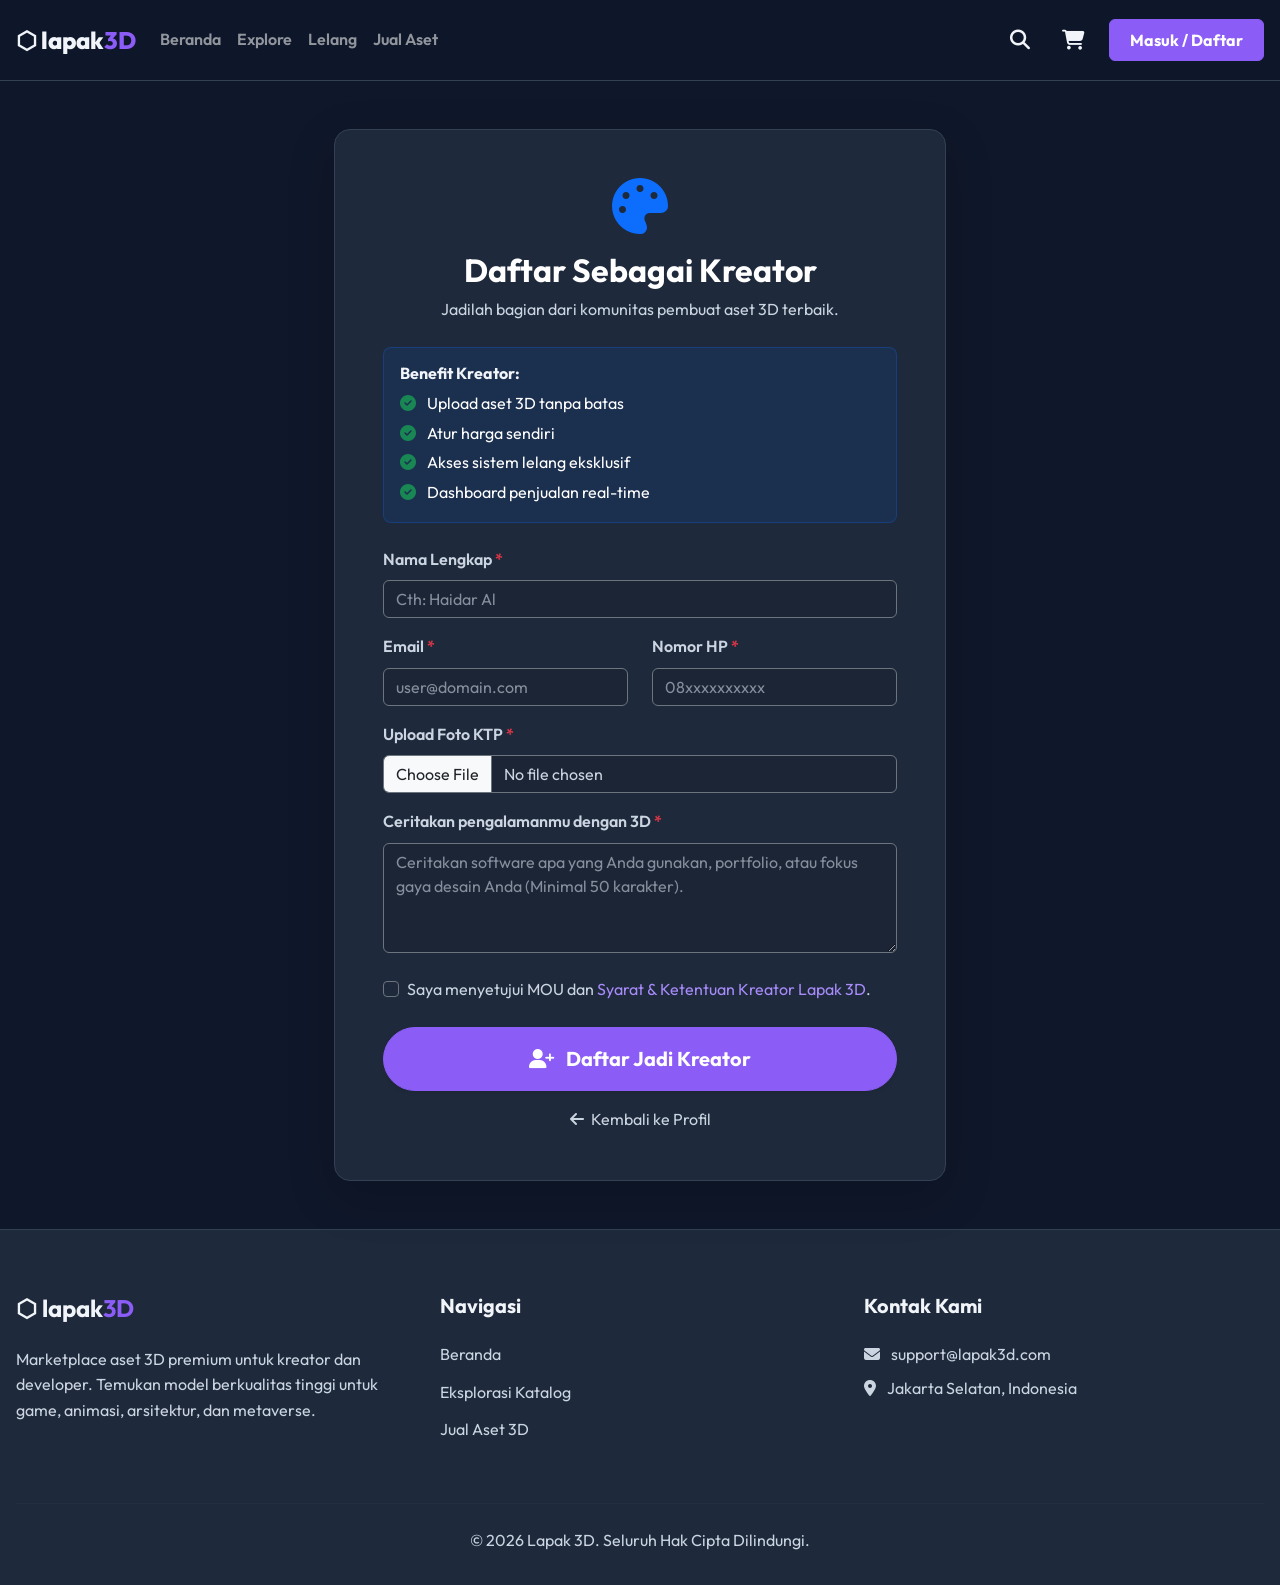
<file: register-creator.html>
<!DOCTYPE html>
<html lang="id">
<head>
    <meta charset="UTF-8">
    <meta name="viewport" content="width=device-width, initial-scale=1.0">
    <title>Lapak 3D - Daftar Kreator</title>
    <!-- Google Fonts -->
    <link href="https://fonts.googleapis.com/css2?family=Outfit:wght@300;400;500;600;700;800&display=swap" rel="stylesheet">
    <!-- Bootstrap 5 CSS -->
    <link href="https://cdn.jsdelivr.net/npm/bootstrap@5.3.0/dist/css/bootstrap.min.css" rel="stylesheet">
    <!-- FontAwesome -->
    <link href="https://cdnjs.cloudflare.com/ajax/libs/font-awesome/6.4.0/css/all.min.css" rel="stylesheet">
    <!-- Custom CSS -->
    <link href="css/style.css" rel="stylesheet">
    <style>
        .was-validated .form-control:invalid {
            border-color: var(--danger);
            background-image: none;
        }
        .was-validated .form-check-input:invalid {
            border-color: var(--danger);
        }
        .form-control:focus {
            background-color: rgba(0,0,0,0.2) !important;
            color: white;
        }
    </style>
</head>
<body>

    <!-- Navbar -->
    <nav class="navbar navbar-expand-lg navbar-dark navbar-custom">
        <div class="container container-custom">
            <a class="navbar-brand" href="index.html">⬡ lapak<span>3D</span></a>
            <button class="navbar-toggler" type="button" data-bs-toggle="collapse" data-bs-target="#navbarNav">
                <span class="navbar-toggler-icon"></span>
            </button>
            
            <div class="collapse navbar-collapse" id="navbarNav">
                <ul class="navbar-nav me-auto mb-2 mb-lg-0">
                    <li class="nav-item"><a class="nav-link fw-semibold" href="index.html">Beranda</a></li>
                    <li class="nav-item"><a class="nav-link fw-semibold" href="index.html#filter">Explore</a></li>
                    <li class="nav-item"><a class="nav-link fw-semibold" href="index.html#filter">Lelang</a></li>
                    <li class="nav-item"><a class="nav-link fw-semibold" href="upload-asset.html">Jual Aset</a></li>
                </ul>
                
                <div class="d-flex align-items-center">
                    <a href="index.html#filter" class="nav-icon-link me-3"><i class="fa-solid fa-magnifying-glass"></i></a>
                    <a href="cart.html" class="nav-icon-link me-4 position-relative">
                        <i class="fa-solid fa-cart-shopping"></i>
                        <span id="cart-badge" class="cart-badge" style="display:none;">0</span>
                    </a>
                    
                    <!-- Guest -->
                    <button id="nav-login-btn" class="btn btn-primary-custom fw-bold" onclick="loginSimulation()">Masuk / Daftar</button>
                    
                    <!-- Logged In -->
                    <div class="dropdown" id="nav-user-dropdown" style="display:none;">
                        <button class="btn btn-outline-primary-custom dropdown-toggle fw-bold" type="button" data-bs-toggle="dropdown" style="color:var(--text-primary); border-color:var(--border);">
                            <i class="fa-solid fa-user-circle me-2 text-primary-custom"></i><span id="nav-user-name">User</span>
                        </button>
                        <ul class="dropdown-menu dropdown-menu-end dropdown-menu-custom">
                            <li><a class="dropdown-item dropdown-item-custom" href="profile.html"><i class="fa-regular fa-id-badge me-2"></i> Profil</a></li>
                            <li><a class="dropdown-item dropdown-item-custom" href="my-bids.html"><i class="fa-solid fa-gavel me-2"></i> Riwayat Tawar</a></li>
                            <li><a class="dropdown-item dropdown-item-custom" href="upload-asset.html"><i class="fa-solid fa-cloud-arrow-up me-2"></i> Upload Aset</a></li>
                            <li><hr class="dropdown-divider border-secondary"></li>
                            <li><a class="dropdown-item dropdown-item-custom text-danger" href="#" onclick="logoutSimulation()"><i class="fa-solid fa-right-from-bracket me-2"></i> Logout</a></li>
                        </ul>
                    </div>
                </div>
            </div>
        </div>
    </nav>

    <!-- Main Content -->
    <div class="container container-custom mt-5 mb-5" style="min-height: 70vh;">
        <div class="row justify-content-center">
            <div class="col-md-8 col-lg-6">
                <div class="card bg-card border-0 rounded-4 shadow-lg" style="background-color: var(--bg-card); border: 1px solid var(--border) !important;">
                    <div class="card-body p-4 p-md-5">
                        <div class="text-center mb-4">
                            <i class="fa-solid fa-palette text-primary" style="font-size: 3.5rem;"></i>
                            <h2 class="fw-bolder mt-3 text-white">Daftar Sebagai Kreator</h2>
                            <p class="text-muted">Jadilah bagian dari komunitas pembuat aset 3D terbaik.</p>
                        </div>
                        
                        <div class="bg-primary bg-opacity-10 rounded-3 p-3 mb-4 border border-primary border-opacity-25">
                            <h6 class="fw-bold text-primary-light mb-2">Benefit Kreator:</h6>
                            <ul class="list-unstyled mb-0 text-white fs-7">
                                <li class="mb-1"><i class="fa-solid fa-circle-check text-success me-2"></i> Upload aset 3D tanpa batas</li>
                                <li class="mb-1"><i class="fa-solid fa-circle-check text-success me-2"></i> Atur harga sendiri</li>
                                <li class="mb-1"><i class="fa-solid fa-circle-check text-success me-2"></i> Akses sistem lelang eksklusif</li>
                                <li><i class="fa-solid fa-circle-check text-success me-2"></i> Dashboard penjualan real-time</li>
                            </ul>
                        </div>

                        <form id="creator-form" novalidate>
                            <div class="mb-3">
                                <label class="form-label text-muted fw-semibold">Nama Lengkap <span class="text-danger">*</span></label>
                                <input type="text" class="form-control border-secondary text-white" style="background-color: rgba(0,0,0,0.1);" id="cr-nama" required placeholder="Cth: Haidar Al">
                                <div class="invalid-feedback text-danger">Nama lengkap wajib diisi.</div>
                            </div>
                            
                            <div class="row mb-3">
                                <div class="col-sm-6 mb-3 mb-sm-0">
                                    <label class="form-label text-muted fw-semibold">Email <span class="text-danger">*</span></label>
                                    <input type="email" class="form-control border-secondary text-white" style="background-color: rgba(0,0,0,0.1);" id="cr-email" required placeholder="user@domain.com">
                                    <div class="invalid-feedback text-danger">Email tidak valid.</div>
                                </div>
                                <div class="col-sm-6">
                                    <label class="form-label text-muted fw-semibold">Nomor HP <span class="text-danger">*</span></label>
                                    <input type="tel" class="form-control border-secondary text-white" style="background-color: rgba(0,0,0,0.1);" id="cr-phone" required pattern="[0-9]{9,15}" placeholder="08xxxxxxxxxx">
                                    <div class="invalid-feedback text-danger">Nomor HP wajib diisi (min. 9 angka).</div>
                                </div>
                            </div>

                            <div class="mb-3">
                                <label class="form-label text-muted fw-semibold">Upload Foto KTP <span class="text-danger">*</span></label>
                                <input class="form-control border-secondary text-muted" style="background-color: rgba(0,0,0,0.1);" type="file" id="cr-ktp" accept="image/*" required>
                                <div class="invalid-feedback text-danger">Foto identitas wajib diunggah.</div>
                                <div id="ktp-preview-container" class="mt-3 text-center" style="display:none;">
                                    <img id="ktp-preview" class="img-thumbnail bg-transparent border-secondary rounded-3" style="max-height: 200px; object-fit: cover;">
                                </div>
                            </div>

                            <div class="mb-4">
                                <label class="form-label text-muted fw-semibold">Ceritakan pengalamanmu dengan 3D <span class="text-danger">*</span></label>
                                <textarea class="form-control border-secondary text-white" style="background-color: rgba(0,0,0,0.1);" id="cr-exp" rows="4" minlength="50" required placeholder="Ceritakan software apa yang Anda gunakan, portfolio, atau fokus gaya desain Anda (Minimal 50 karakter)."></textarea>
                                <div class="invalid-feedback text-danger">Cerita pengalaman wajib diisi minimal 50 karakter.</div>
                            </div>

                            <div class="form-check mb-4">
                                <input class="form-check-input bg-transparent border-secondary" type="checkbox" id="cr-agree" required>
                                <label class="form-check-label text-muted fs-7" for="cr-agree">
                                    Saya menyetujui MOU dan <a href="#" class="text-primary-light text-decoration-none">Syarat & Ketentuan Kreator Lapak 3D</a>.
                                </label>
                                <div class="invalid-feedback text-danger mt-2">Anda harus menyetujui syarat & ketentuan.</div>
                            </div>

                            <button type="submit" id="btn-submit-creator" class="btn btn-primary-custom w-100 py-3 rounded-pill fw-bold fs-5 shadow-sm hover-lift mb-3"><i class="fa-solid fa-user-plus me-2"></i> Daftar Jadi Kreator</button>
                            
                            <div class="text-center">
                                <a href="profile.html" class="text-muted text-decoration-none fs-7 hover-text-primary"><i class="fa-solid fa-arrow-left me-1"></i> Kembali ke Profil</a>
                            </div>
                        </form>
                    </div>
                </div>
            </div>
        </div>
    </div>
    
    <!-- Footer -->
    <footer class="footer-custom mt-auto">
        <div class="container container-custom">
            <div class="row g-4">
                <div class="col-lg-4 col-md-6">
                    <h5 class="fw-bolder fs-4">⬡ lapak<span style="color:var(--primary);">3D</span></h5>
                    <p class="footer-desc mt-3">Marketplace aset 3D premium untuk kreator dan developer. Temukan model berkualitas tinggi untuk game, animasi, arsitektur, dan metaverse.</p>
                </div>
                <div class="col-lg-4 col-md-6">
                    <h5 class="fw-bold">Navigasi</h5>
                    <a href="index.html" class="footer-link">Beranda</a>
                    <a href="index.html#filter" class="footer-link">Eksplorasi Katalog</a>
                    <a href="upload-asset.html" class="footer-link">Jual Aset 3D</a>
                </div>
                <div class="col-lg-4 col-md-12">
                    <h5 class="fw-bold">Kontak Kami</h5>
                    <p class="footer-desc mb-2"><i class="fa-solid fa-envelope me-2 text-muted"></i> support@lapak3d.com</p>
                    <p class="footer-desc"><i class="fa-solid fa-location-dot me-2 text-muted"></i> Jakarta Selatan, Indonesia</p>
                </div>
            </div>
            <hr class="mt-5 mb-4" style="border-color:var(--border);">
            <div class="text-center text-muted fs-7">
                &copy; 2026 Lapak 3D. Seluruh Hak Cipta Dilindungi.
            </div>
        </div>
    </footer>

    <!-- Scripts -->
    <script src="https://code.jquery.com/jquery-3.7.1.min.js"></script>
    <script src="https://cdn.jsdelivr.net/npm/bootstrap@5.3.0/dist/js/bootstrap.bundle.min.js"></script>
    <script src="js/main.js"></script>
    
    <!-- Inline Script untuk Register Kreator -->
    <script>
        $(document).ready(function() {
            // Preview KTP
            $('#cr-ktp').on('change', function(e) {
                const file = e.target.files[0];
                if (file) {
                    const reader = new FileReader();
                    reader.onload = function(evt) {
                        $('#ktp-preview').attr('src', evt.target.result);
                        $('#ktp-preview-container').fadeIn();
                    }
                    reader.readAsDataURL(file);
                } else {
                    $('#ktp-preview-container').fadeOut();
                }
            });

            // Form Validation & Submit
            $('#creator-form').on('submit', function(e) {
                e.preventDefault();
                
                const form = this;
                
                // Custom validasi text area minimum
                const expVal = $('#cr-exp').val();
                if (expVal.length > 0 && expVal.length < 50) {
                    $('#cr-exp').get(0).setCustomValidity('Minimal 50 karakter');
                } else {
                    $('#cr-exp').get(0).setCustomValidity('');
                }

                if (!form.checkValidity()) {
                    e.stopPropagation();
                    $(form).addClass('was-validated');
                    return;
                }

                // Lolos validasi, proses submit
                let user = window.getUser();
                
                // Pengecekan status login sebelum memproses
                if (!window.checkLoginStatus()) {
                    window.showToast("Silakan Masuk/Daftar akun terlebih dahulu untuk melanjutkan.", true);
                    if (!window.loginSimulation()) {
                        return; // Berhenti jika user cancel login
                    }
                    user = window.getUser(); // Reload object user setelah login berhasil
                }

                // Eksekusi upgrade ke Kreator
                user.isCreator = true;
                // Simpan email opsional yang baru saja didaftarkan
                user.email = $('#cr-email').val();
                window.saveUser(user);
                
                // Update UI navbar
                window.updateNavbar();

                // Animasi UX Tombol
                const $btn = $('#btn-submit-creator');
                $btn.prop('disabled', true).html('<i class="fa-solid fa-spinner fa-spin me-2"></i> Memvalidasi Data...');

                window.showToast("Pendaftaran sukses! Selamat, kamu sekarang adalah Kreator Lapak 3D 🎉");

                // Redirect kembali ke profil
                setTimeout(() => {
                    window.location.href = "profile.html";
                }, 2000);
            });
        });
    </script>
</body>
</html>
</file>
<file: css/style.css>
/* 1. Google Fonts Import */
@import url('https://fonts.googleapis.com/css2?family=Outfit:wght@300;400;500;600;700;800&display=swap');

/* 2. CSS Variables */
:root {
    --bg-primary: #0F172A;
    --bg-card: #1E293B;
    --bg-hover: #263248;
    --surface: #2D3B55;
    --primary: #8B5CF6;
    --primary-dark: #7C3AED;
    --primary-light: #A78BFA;
    --accent: #F59E0B;
    --success: #10B981;
    --danger: #EF4444;
    --text-primary: #F1F5F9;
    --text-muted: #CBD5E1;
    --text-dim: #64748B;
    --border: #334155;
    --radius-sm: 6px;
    --radius-md: 10px;
    --radius-lg: 14px;
    --radius-xl: 20px;
    --transition: all 0.25s cubic-bezier(0.4,0,0.2,1);
}

/* 3. Reset and Base Styles */
* {
    margin: 0;
    padding: 0;
    box-sizing: border-box;
}

body {
    background-color: var(--bg-primary);
    color: var(--text-primary);
    font-family: 'Outfit', sans-serif;
    line-height: 1.6;
    -webkit-font-smoothing: antialiased;
}

a {
    color: var(--primary-light);
    text-decoration: none;
    transition: var(--transition);
}

a:hover {
    color: var(--primary);
}

button {
    cursor: pointer;
    font-family: 'Outfit', sans-serif;
    transition: var(--transition);
}

input, textarea, select {
    font-family: 'Outfit', sans-serif;
    background-color: var(--bg-card);
    border: 1px solid var(--border);
    color: var(--text-primary);
    transition: var(--transition);
}

input:focus, textarea:focus, select:focus {
    outline: none;
    border-color: var(--primary);
    box-shadow: 0 0 0 2px rgba(139, 92, 246, 0.2);
}

/* Custom Placeholder for Dark Theme */
::placeholder {
    color: var(--text-muted) !important;
    opacity: 0.6 !important;
}
:-ms-input-placeholder {
    color: var(--text-muted) !important;
}
::-ms-input-placeholder {
    color: var(--text-muted) !important;
}

/* 4. Custom Scrollbar */
::-webkit-scrollbar {
    width: 8px;
    height: 8px;
}

::-webkit-scrollbar-track {
    background: var(--bg-primary);
}

::-webkit-scrollbar-thumb {
    background: var(--surface);
    border-radius: var(--radius-sm);
}

::-webkit-scrollbar-thumb:hover {
    background: var(--border);
}

/* 5. Utility Classes */
.text-muted {
    color: var(--text-muted) !important;
}

.bg-card {
    background-color: var(--bg-card) !important;
    color: var(--text-primary) !important;
}

.bg-primary-dark {
    background-color: var(--bg-primary) !important;
}

.text-secondary {
    color: var(--text-dim) !important;
}

.container-custom {
    max-width: 1320px;
    margin: 0 auto;
    padding: 0 1rem;
}

.badge-free {
    background-color: rgba(16, 185, 129, 0.15);
    color: var(--success);
    padding: 0.25rem 0.75rem;
    border-radius: var(--radius-sm);
    font-size: 0.8rem;
    font-weight: 600;
}

.badge-paid {
    background-color: rgba(139, 92, 246, 0.15);
    color: var(--primary-light);
    padding: 0.25rem 0.75rem;
    border-radius: var(--radius-sm);
    font-size: 0.8rem;
    font-weight: 600;
}

.badge-auction {
    background-color: rgba(245, 158, 11, 0.15);
    color: var(--accent);
    padding: 0.25rem 0.75rem;
    border-radius: var(--radius-sm);
    font-size: 0.8rem;
    font-weight: 600;
}

/* 6. Navbar Styles */
.navbar-custom {
    position: sticky;
    top: 0;
    z-index: 1030;
    background-color: rgba(15, 23, 42, 0.9);
    backdrop-filter: blur(10px);
    -webkit-backdrop-filter: blur(10px);
    border-bottom: 1px solid var(--border);
    padding: 1rem 0;
}

.navbar-brand {
    font-weight: 800;
    font-size: 1.5rem;
    color: var(--text-primary) !important;
}

.navbar-brand span {
    color: var(--primary);
}

.nav-icon-link {
    position: relative;
    color: var(--text-primary);
    font-size: 1.25rem;
    margin-left: 1rem;
    background: none;
    border: none;
}

.nav-icon-link:hover {
    color: var(--primary-light);
}

.cart-badge {
    position: absolute;
    top: -5px;
    right: -10px;
    background-color: var(--danger);
    color: white;
    font-size: 0.7rem;
    font-weight: 700;
    padding: 0.15rem 0.4rem;
    border-radius: 50%;
    min-width: 18px;
    text-align: center;
}

.navbar-toggler {
    border-color: var(--border);
}

.navbar-toggler-icon {
    background-image: url("data:image/svg+xml,%3csvg xmlns='http://www.w3.org/2000/svg' viewBox='0 0 30 30'%3e%3cpath stroke='rgba%28241, 245, 249, 0.85%29' stroke-linecap='round' stroke-miterlimit='10' stroke-width='2' d='M4 7h22M4 15h22M4 23h22'/%3e%3c/svg%3e");
}

.dropdown-menu-custom {
    background-color: var(--bg-card);
    border: 1px solid var(--border);
    border-radius: var(--radius-md);
    box-shadow: 0 10px 25px rgba(0,0,0,0.5);
    padding: 0.5rem 0;
}

.dropdown-item-custom {
    color: var(--text-primary);
    padding: 0.5rem 1.5rem;
    transition: var(--transition);
    display: block;
}

.dropdown-item-custom:hover {
    background-color: var(--surface);
    color: var(--primary-light);
}

/* 7. Footer Styles */
.footer-custom {
    background-color: var(--bg-card);
    border-top: 1px solid var(--border);
    padding: 4rem 0 2rem;
    margin-top: 4rem;
}

.footer-custom h5 {
    color: var(--text-primary);
    font-weight: 700;
    margin-bottom: 1.5rem;
}

.footer-desc {
    color: var(--text-muted);
}

.footer-link {
    color: var(--text-muted);
    display: block;
    margin-bottom: 0.75rem;
}

.footer-link:hover {
    color: var(--primary-light);
    transform: translateX(4px);
}

.social-icons a {
    display: inline-flex;
    align-items: center;
    justify-content: center;
    width: 36px;
    height: 36px;
    background-color: var(--surface);
    color: var(--text-primary);
    border-radius: 50%;
    margin-right: 0.5rem;
}

.social-icons a:hover {
    background-color: var(--primary);
    color: white;
}

/* 8. Toast Notification Styles */
.toast-container {
    position: fixed;
    bottom: 20px;
    right: 20px;
    z-index: 1055;
    pointer-events: none;
}

.toast-custom {
    background-color: var(--bg-card);
    border: 1px solid var(--border);
    border-radius: var(--radius-md);
    box-shadow: 0 10px 25px rgba(0,0,0,0.5);
    color: var(--text-primary);
    animation: slideInRight 0.4s cubic-bezier(0.175, 0.885, 0.32, 1.275);
    margin-top: 10px;
    min-width: 300px;
    display: flex;
    overflow: hidden;
    pointer-events: auto;
}

@keyframes slideInRight {
    from {
        transform: translateX(100%);
        opacity: 0;
    }
    to {
        transform: translateX(0);
        opacity: 1;
    }
}

.toast-custom .toast-icon {
    display: flex;
    align-items: center;
    justify-content: center;
    padding: 1rem;
    font-size: 1.25rem;
}

.toast-success .toast-icon {
    background-color: rgba(16, 185, 129, 0.1);
    color: var(--success);
}

.toast-error .toast-icon {
    background-color: rgba(239, 68, 68, 0.1);
    color: var(--danger);
}

.toast-custom .toast-content {
    padding: 0.75rem 1rem;
    flex-grow: 1;
}

.toast-custom .toast-title {
    font-weight: 700;
    font-size: 0.95rem;
    margin-bottom: 0.2rem;
}

.toast-custom .toast-message {
    font-size: 0.85rem;
    color: var(--text-muted);
}

/* 9. Product Card Styles */
.product-card {
    background-color: var(--bg-card);
    border: 1px solid var(--border);
    border-radius: var(--radius-lg);
    overflow: hidden;
    transition: var(--transition);
    height: 100%;
    display: flex;
    flex-direction: column;
}

.product-card:hover {
    transform: translateY(-4px);
    border-color: var(--primary);
    box-shadow: 0 15px 30px rgba(0,0,0,0.3);
}

.product-thumbnail-wrapper {
    position: relative;
    width: 100%;
    height: 200px;
    overflow: hidden;
}

.product-thumbnail {
    width: 100%;
    height: 100%;
    object-fit: cover;
    transition: var(--transition);
}

.product-card:hover .product-thumbnail {
    transform: scale(1.05);
}

.product-type-badge {
    position: absolute;
    top: 12px;
    left: 12px;
    z-index: 2;
}

.product-card-body {
    padding: 1.25rem;
    flex-grow: 1;
    display: flex;
    flex-direction: column;
}

.product-title {
    font-size: 1.1rem;
    font-weight: 700;
    margin-bottom: 0.25rem;
    color: var(--text-primary);
}

.product-creator {
    font-size: 0.85rem;
    color: var(--text-dim);
    margin-bottom: 0.75rem;
}

.product-rating {
    display: flex;
    align-items: center;
    gap: 0.25rem;
    font-size: 0.85rem;
    color: var(--accent);
    margin-bottom: 1rem;
}

.product-rating span.reviews {
    color: var(--text-dim);
}

.product-footer {
    margin-top: auto;
    display: flex;
    justify-content: space-between;
    align-items: center;
    border-top: 1px solid var(--surface);
    padding-top: 1rem;
}

.product-price {
    font-size: 1.2rem;
    font-weight: 800;
}

.price-free { color: var(--success); }
.price-paid { color: var(--primary-light); }
.price-auction { color: var(--accent); }

/* 10. Loading Spinner Overlay (Three.js) */
.viewer-container {
    position: relative;
    width: 100%;
    height: 400px;
    background-color: var(--bg-card);
    border-radius: var(--radius-lg);
    border: 1px solid var(--border);
    overflow: hidden;
}

.loading-overlay {
    position: absolute;
    top: 0;
    left: 0;
    width: 100%;
    height: 100%;
    background-color: rgba(30, 41, 59, 0.8);
    backdrop-filter: blur(5px);
    display: flex;
    flex-direction: column;
    justify-content: center;
    align-items: center;
    z-index: 10;
    transition: opacity 0.3s ease;
}

.spinner-custom {
    width: 3rem;
    height: 3rem;
    border: 0.25rem solid rgba(139, 92, 246, 0.3);
    border-top-color: var(--primary);
    border-radius: 50%;
    animation: spin 1s linear infinite;
    margin-bottom: 1rem;
}

@keyframes spin {
    to { transform: rotate(360deg); }
}

.loading-text {
    font-weight: 600;
    color: var(--primary-light);
}

/* 11. Responsive Grid / Layout */
.product-grid {
    display: grid;
    gap: 1.5rem;
    /* Default: Mobile <768px (1 col) */
    grid-template-columns: 1fr;
}

/* Tablet 768px - 991px (2-3 cols) */
@media (min-width: 768px) {
    .product-grid {
        grid-template-columns: repeat(2, 1fr);
    }
}

/* Small Desktop */
@media (min-width: 992px) {
    .product-grid {
        grid-template-columns: repeat(3, 1fr);
    }
}

/* Large Desktop ≥1200px (4 cols as requested) */
@media (min-width: 1200px) {
    .product-grid {
        grid-template-columns: repeat(4, 1fr);
    }
}

/* Helper classes */
.text-primary-custom { color: var(--primary-light) !important; }
.bg-primary-custom { background-color: var(--primary) !important; color: white; }
.btn-primary-custom {
    background-color: var(--primary);
    border-color: var(--primary);
    color: white;
    padding: 0.5rem 1.25rem;
    border-radius: var(--radius-sm);
}
.btn-primary-custom:hover {
    background-color: var(--primary-dark);
    border-color: var(--primary-dark);
    color: white;
}
.btn-outline-primary-custom {
    color: var(--primary-light);
    border-color: var(--primary);
    padding: 0.5rem 1.25rem;
    border-radius: var(--radius-sm);
    background: transparent;
}
.btn-outline-primary-custom:hover {
    background-color: var(--primary);
    color: white;
}

/* Real-time bid update flash animation */
@keyframes bidFlash {
    0%   { color: #F59E0B; text-shadow: 0 0 12px rgba(245, 158, 11, 0.8); transform: scale(1.08); }
    50%  { color: #ffffff; text-shadow: 0 0 20px rgba(245, 158, 11, 1); }
    100% { color: #F59E0B; text-shadow: none; transform: scale(1); }
}
.text-flash {
    animation: bidFlash 0.5s ease-in-out 3;
}

/* Live indicator badge */
.live-badge {
    display: inline-block;
    background: rgba(16, 185, 129, 0.15);
    border: 1px solid rgba(16, 185, 129, 0.4);
    color: #10B981;
    font-size: 0.65rem;
    font-weight: 700;
    padding: 2px 8px;
    border-radius: 999px;
    letter-spacing: 0.05em;
    vertical-align: middle;
    animation: livePulse 2s infinite;
}
@keyframes livePulse {
    0%, 100% { opacity: 1; }
    50%       { opacity: 0.5; }
}
</file>
